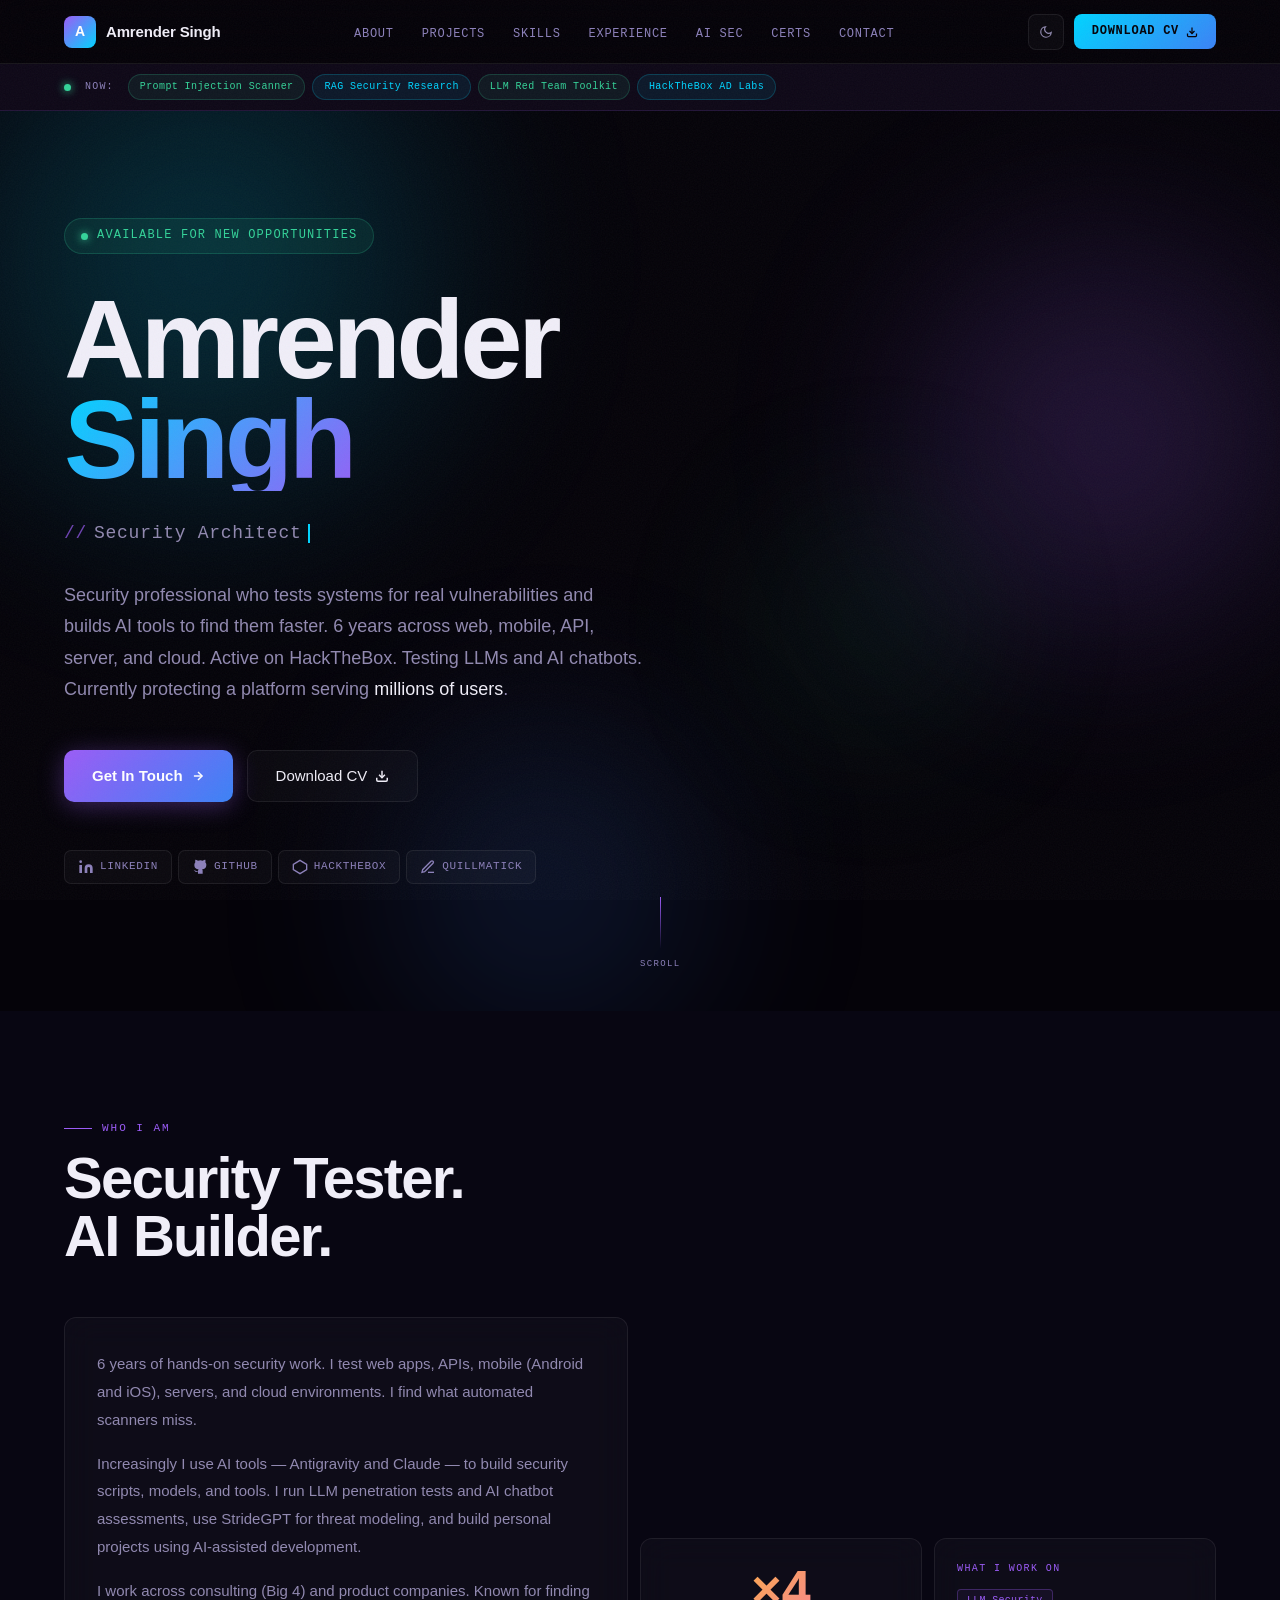
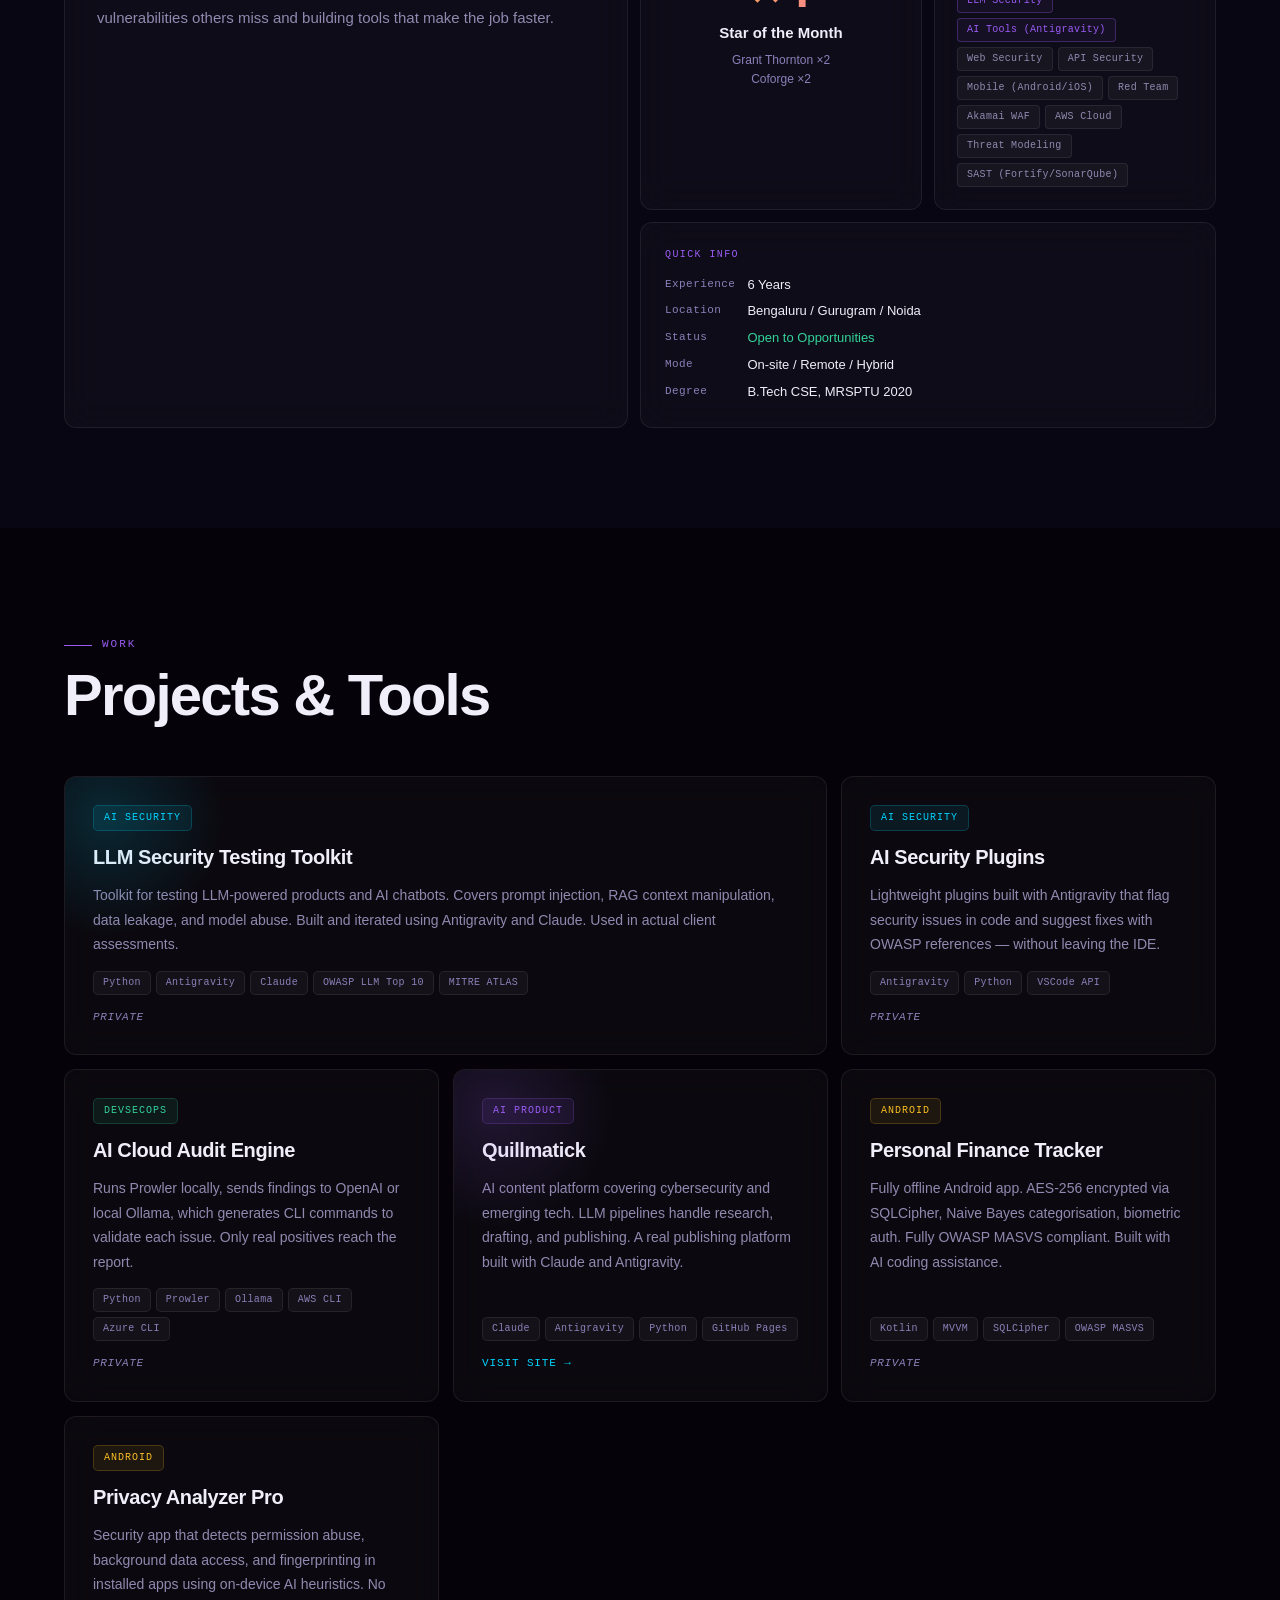
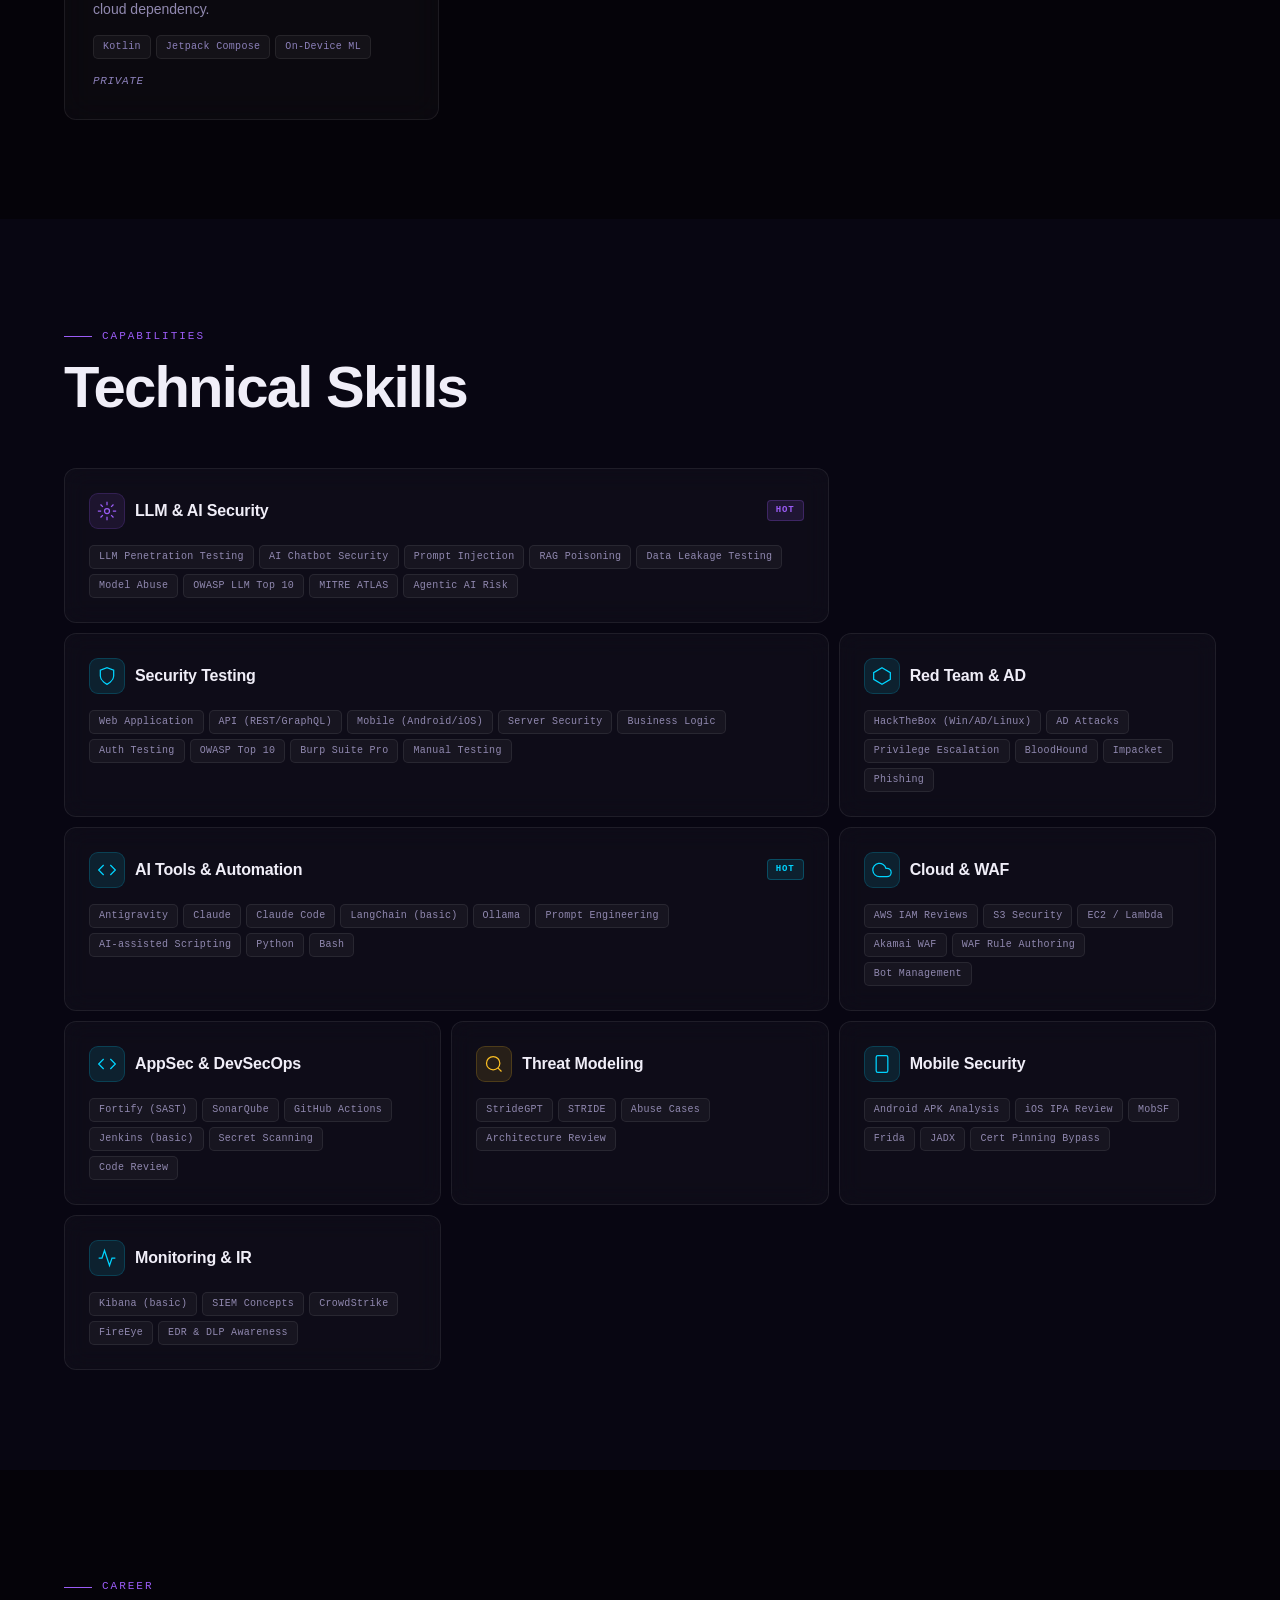
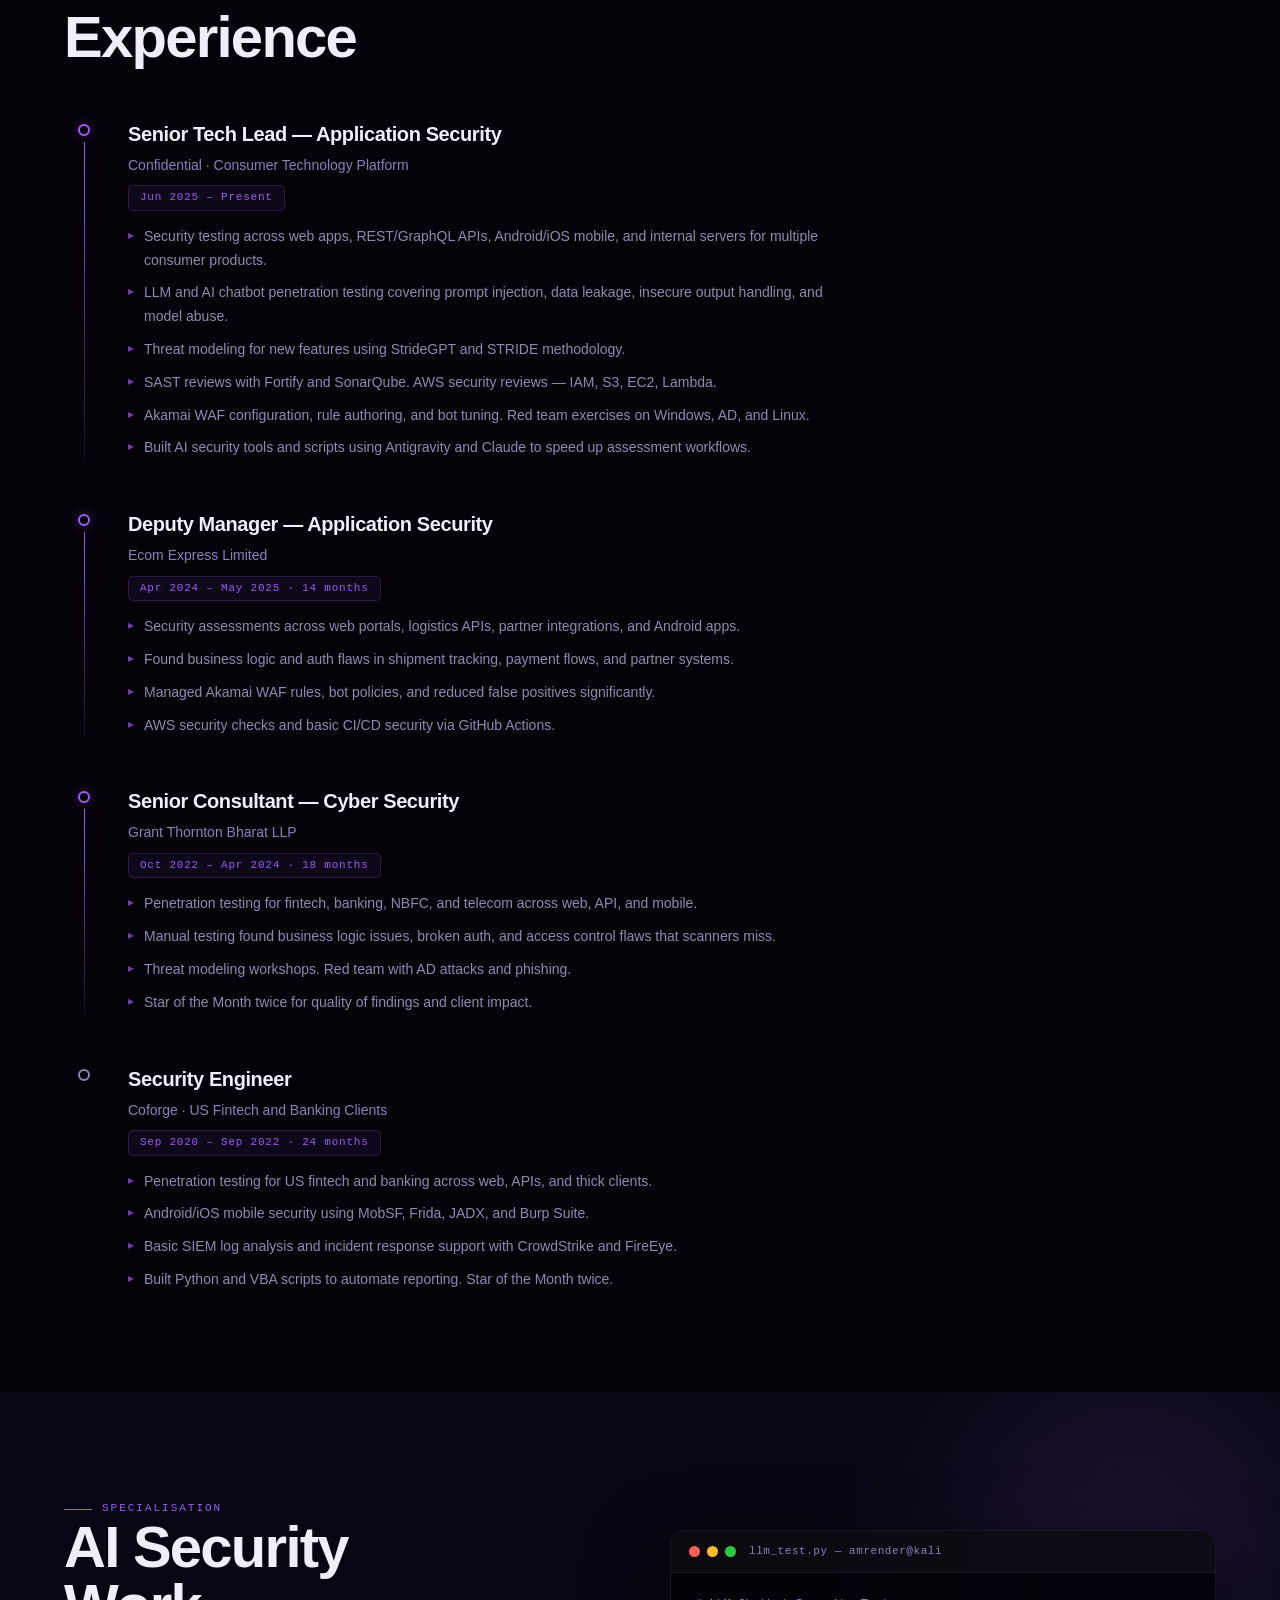
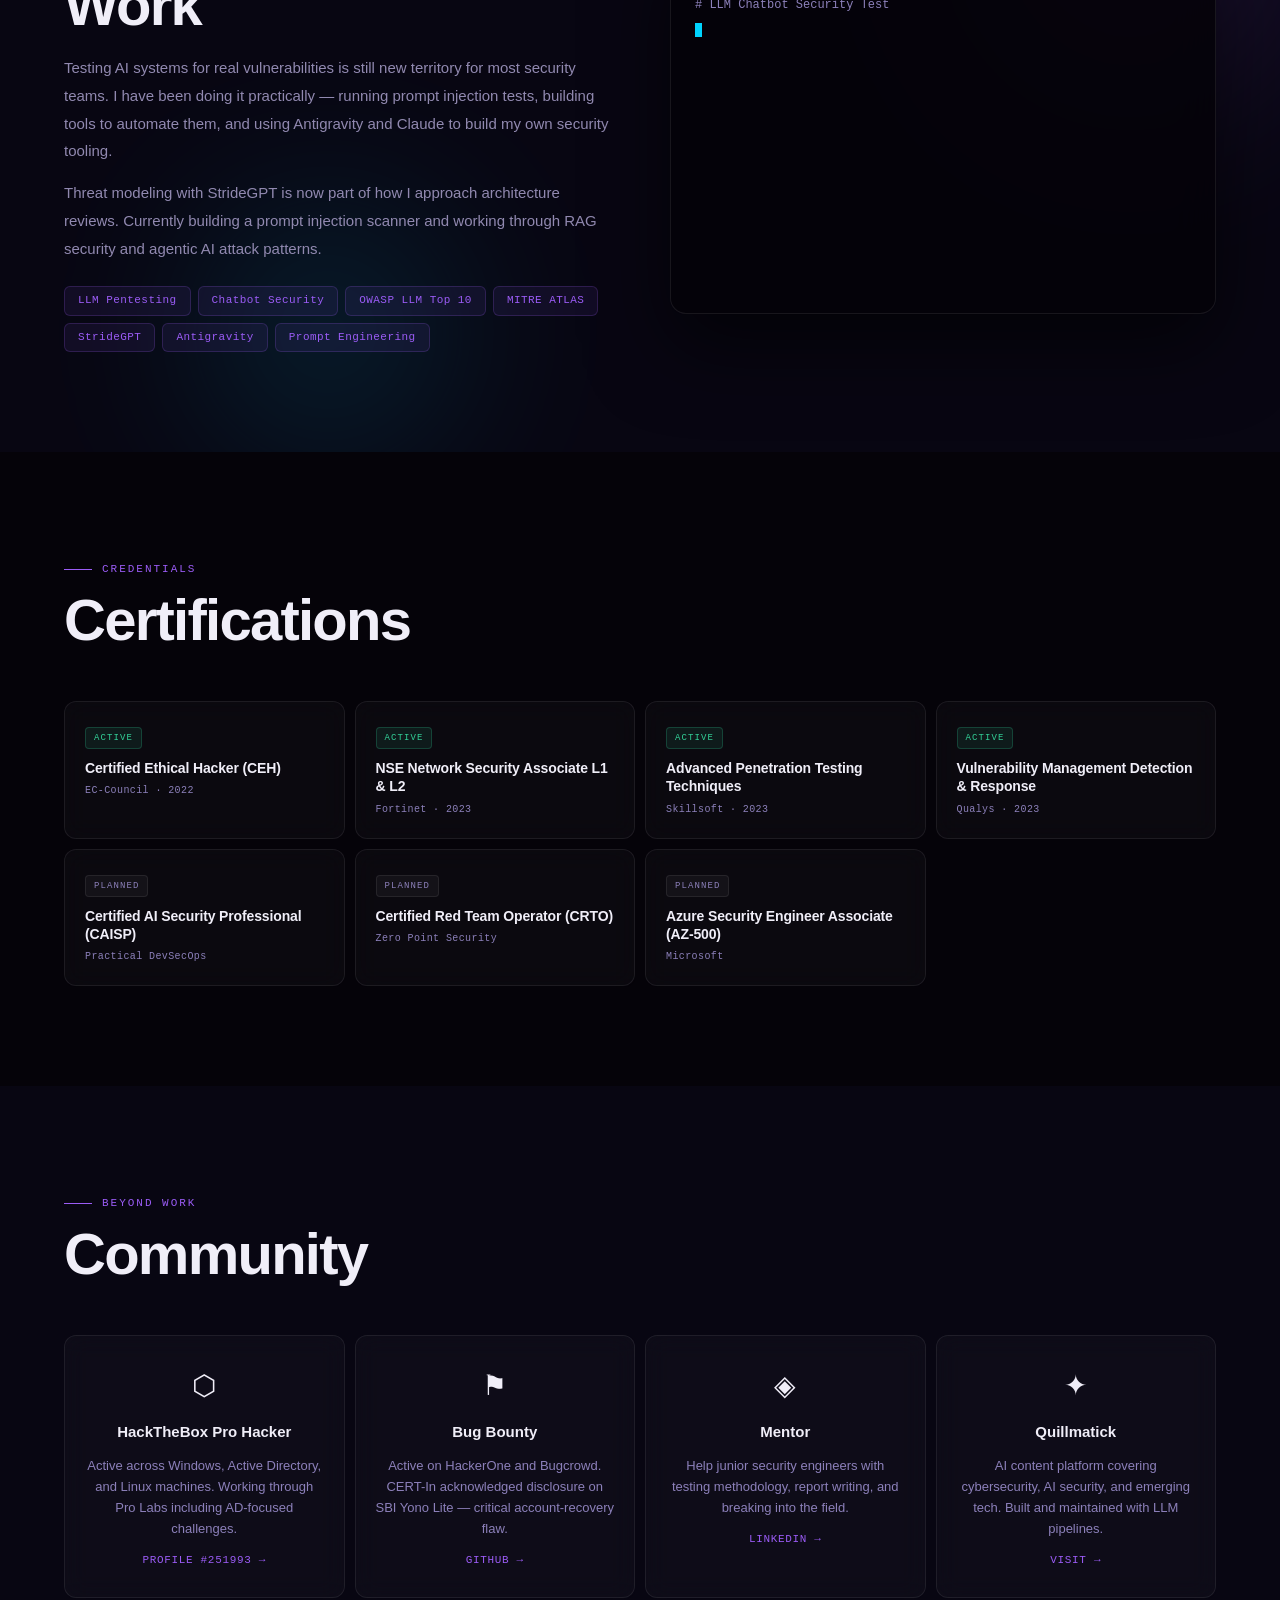
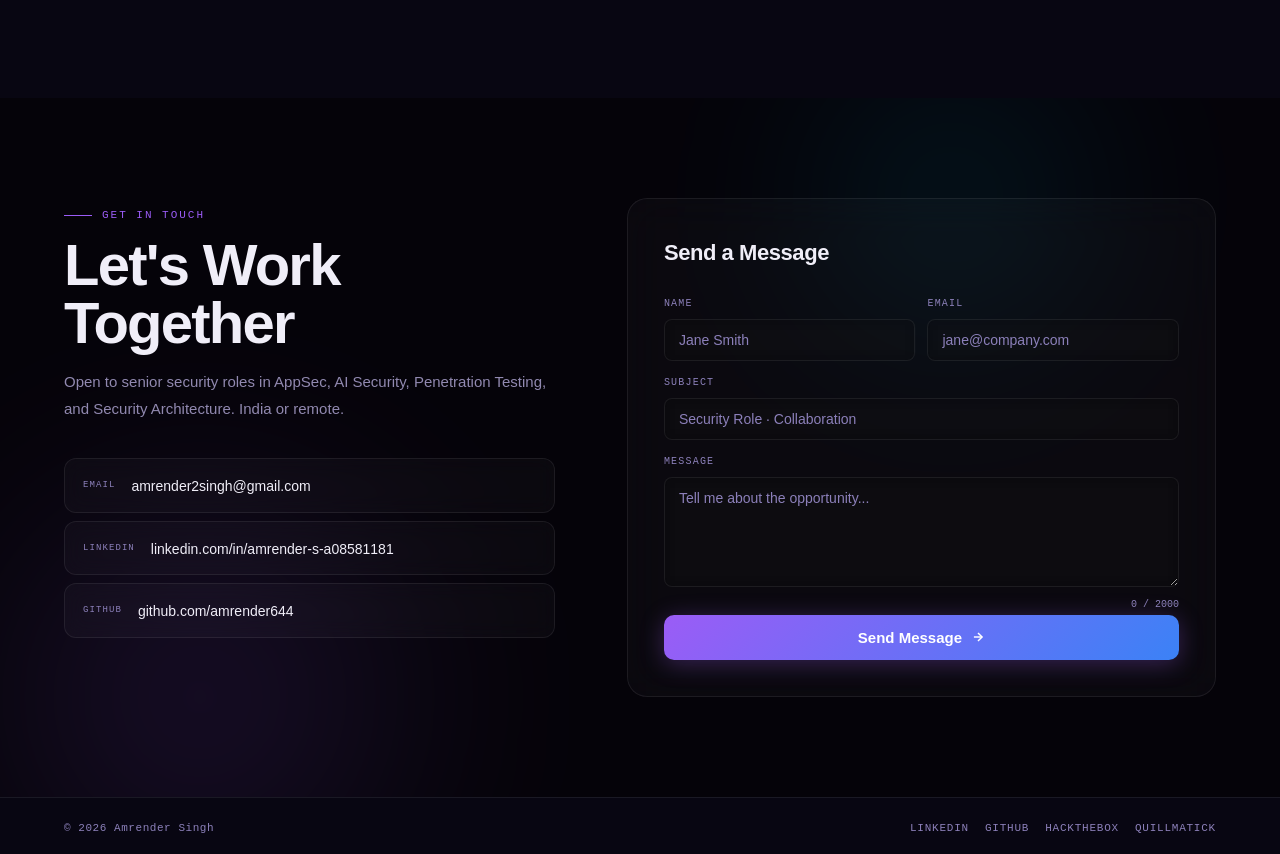
<file: index.html>
<!DOCTYPE html>
<html lang="en" data-theme="dark">

<head>
  <meta charset="UTF-8">
  <meta name="viewport" content="width=device-width, initial-scale=1.0">
  <title>Amrender Singh — Security Architect & AI Security Engineer</title>
  <meta name="description"
    content="Amrender Singh — Security Architect, AI Security Engineer, and Penetration Tester. 6 years across web, mobile, API, cloud. HackTheBox Pro Hacker. AI tools builder. Open to senior security roles.">
  <meta name="keywords"
    content="Security Architect India, AI Security Engineer, Penetration Tester India, LLM Security, AppSec, Red Team, Akamai WAF, AWS Security, Amrender Singh, Antigravity Security Tools">
  <meta name="author" content="Amrender Singh">
  <meta name="robots" content="index, follow">
  <link rel="canonical" href="https://amrender644.github.io/">
  <meta http-equiv="Content-Security-Policy"
    content="default-src 'self'; script-src 'self' https://js.hcaptcha.com https://*.hcaptcha.com; style-src 'self' 'unsafe-inline' https://*.hcaptcha.com; font-src 'self'; img-src 'self' data: https://*.hcaptcha.com; connect-src 'self' https://formspree.io https://*.hcaptcha.com; frame-src 'self' https://*.hcaptcha.com; base-uri 'self'; form-action 'self' https://formspree.io; upgrade-insecure-requests;">
  <meta http-equiv="X-Content-Type-Options" content="nosniff">
  <meta http-equiv="Referrer-Policy" content="strict-origin-when-cross-origin">
  <meta http-equiv="Permissions-Policy" content="camera=(), microphone=(), geolocation=(), payment=(), usb=()">
  <meta property="og:type" content="website">
  <meta property="og:url" content="https://amrender644.github.io/">
  <meta property="og:title" content="Amrender Singh — Security Architect & AI Security Engineer">
  <meta property="og:description"
    content="6 years in security testing, AI/LLM security, and red team. HackTheBox Pro Hacker. Open to senior roles.">
  <meta property="og:image" content="https://amrender644.github.io/img/og-cover.jpg">
  <meta property="og:site_name" content="Amrender Singh">
  <meta name="twitter:card" content="summary_large_image">
  <meta name="twitter:site" content="@AmrenderKumarS2">
  <meta name="twitter:title" content="Amrender Singh — Security Architect & AI Security Engineer">
  <meta name="twitter:description"
    content="6 years in security testing, AI/LLM security, and red team ops. Open to opportunities.">
  <meta name="twitter:image" content="https://amrender644.github.io/img/og-cover.jpg">
  <script
    type="application/ld+json">{"@context":"https://schema.org","@type":"Person","name":"Amrender Singh","url":"https://amrender644.github.io/","sameAs":["https://www.linkedin.com/in/amrender-s-a08581181/","https://github.com/amrender644","https://twitter.com/AmrenderKumarS2","https://app.hackthebox.com/public/users/251993"],"jobTitle":"Security Architect & AI Security Engineer","knowsAbout":["Penetration Testing","AI Security","LLM Security","Red Team","Application Security","Cloud Security"],"address":{"@type":"PostalAddress","addressLocality":"Bengaluru","addressCountry":"IN"},"email":"amrender2singh@gmail.com"}</script>
  <link rel="stylesheet" href="assets/style.css">
</head>

<body>

  <div id="cursor-dot" aria-hidden="true"></div>
  <div id="cursor-ring" aria-hidden="true"></div>
  <div class="noise" aria-hidden="true"></div>

  <!-- NAV -->
  <nav id="navbar" role="navigation" aria-label="Main navigation">
    <a href="#hero" class="nav-logo" aria-label="Home">
      <span class="logo-mark">A</span>
      <span class="logo-text">Amrender Singh</span>
    </a>
    <ul class="nav-links" role="list">
      <li><a href="#about">About</a></li>
      <li><a href="#projects">Projects</a></li>
      <li><a href="#skills">Skills</a></li>
      <li><a href="#experience">Experience</a></li>
      <li><a href="#ai-security">AI Sec</a></li>
      <li><a href="#certifications">Certs</a></li>
      <li><a href="#contact">Contact</a></li>
    </ul>
    <div class="nav-actions">
      <button class="mobile-nav-toggle" id="mobileNavToggle" aria-label="Toggle navigation menu" aria-expanded="false"
        aria-controls="navbar">
        <span class="hamburger-bar"></span>
        <span class="hamburger-bar"></span>
        <span class="hamburger-bar"></span>
      </button>
      <button class="theme-toggle" id="themeBtn" aria-label="Toggle theme">
        <span class="t-icon t-dark" aria-hidden="true">
          <svg width="14" height="14" viewBox="0 0 24 24" fill="none" stroke="currentColor" stroke-width="2">
            <path d="M21 12.79A9 9 0 1 1 11.21 3 7 7 0 0 0 21 12.79z" />
          </svg>
        </span>
        <span class="t-icon t-light" aria-hidden="true">
          <svg width="14" height="14" viewBox="0 0 24 24" fill="none" stroke="currentColor" stroke-width="2">
            <circle cx="12" cy="12" r="5" />
            <line x1="12" y1="1" x2="12" y2="3" />
            <line x1="12" y1="21" x2="12" y2="23" />
            <line x1="4.22" y1="4.22" x2="5.64" y2="5.64" />
            <line x1="18.36" y1="18.36" x2="19.78" y2="19.78" />
            <line x1="1" y1="12" x2="3" y2="12" />
            <line x1="21" y1="12" x2="23" y2="12" />
            <line x1="4.22" y1="19.78" x2="5.64" y2="18.36" />
            <line x1="18.36" y1="5.64" x2="19.78" y2="4.22" />
          </svg>
        </span>
      </button>
      <a href="https://drive.google.com/drive/folders/1TFaeNko74r7Mf8aIcR0dj8AoHeld23QF" target="_blank"
        rel="noopener noreferrer" class="nav-cv btn-magnetic">
        <span>Download CV</span>
        <svg width="12" height="12" viewBox="0 0 24 24" fill="none" stroke="currentColor" stroke-width="2.5"
          aria-hidden="true">
          <path d="M21 15v4a2 2 0 0 1-2 2H5a2 2 0 0 1-2-2v-4" />
          <polyline points="7 10 12 15 17 10" />
          <line x1="12" y1="15" x2="12" y2="3" />
        </svg>
      </a>
    </div>
  </nav>

  <!-- WIP STRIP -->
  <div id="wip" role="complementary" aria-label="Currently working on">
    <div class="wip-inner">
      <span class="wip-dot" aria-hidden="true"></span>
      <span class="wip-now">Now:</span>
      <div class="wip-items">
        <span class="wip-tag build">Prompt Injection Scanner</span>
        <span class="wip-tag learn">RAG Security Research</span>
        <span class="wip-tag build">LLM Red Team Toolkit</span>
        <span class="wip-tag learn">HackTheBox AD Labs</span>
      </div>
    </div>
  </div>

  <!-- HERO -->
  <section id="hero" aria-label="Introduction">
    <div class="aurora-wrap" aria-hidden="true">
      <div class="blob b1"></div>
      <div class="blob b2"></div>
      <div class="blob b3"></div>
      <div class="blob b4"></div>
    </div>

    <div class="hero-inner">
      <div class="hero-eyebrow">
        <span class="hero-dot" aria-hidden="true"></span>
        Available for new opportunities
      </div>

      <h1 class="hero-name" id="hero-name">
        <span class="hn-first">Amrender</span>
        <span class="hn-last">Singh</span>
      </h1>

      <div class="hero-role" aria-live="polite">
        <span class="role-pre" aria-hidden="true">//</span>
        <span id="typed-role"></span><span class="typed-cursor" aria-hidden="true"></span>
      </div>

      <p class="hero-desc">
        Security professional who tests systems for real vulnerabilities and builds AI tools to find them faster.
        6 years across web, mobile, API, server, and cloud.
        Active on HackTheBox. Testing LLMs and AI chatbots.
        Currently protecting a platform serving <strong>millions of users</strong>.
      </p>

      <div class="hero-cta" role="group">
        <a href="mailto:amrender2singh@gmail.com" class="cta-primary btn-magnetic">
          Get In Touch
          <svg width="14" height="14" viewBox="0 0 24 24" fill="none" stroke="currentColor" stroke-width="2.5"
            aria-hidden="true">
            <line x1="5" y1="12" x2="19" y2="12" />
            <polyline points="12 5 19 12 12 19" />
          </svg>
        </a>
        <a href="https://drive.google.com/drive/folders/1TFaeNko74r7Mf8aIcR0dj8AoHeld23QF" target="_blank"
          rel="noopener noreferrer" class="cta-secondary btn-magnetic">
          Download CV
          <svg width="14" height="14" viewBox="0 0 24 24" fill="none" stroke="currentColor" stroke-width="2.5"
            aria-hidden="true">
            <path d="M21 15v4a2 2 0 0 1-2 2H5a2 2 0 0 1-2-2v-4" />
            <polyline points="7 10 12 15 17 10" />
            <line x1="12" y1="15" x2="12" y2="3" />
          </svg>
        </a>
      </div>

      <div class="hero-links" role="list" aria-label="Social links">
        <a href="https://www.linkedin.com/in/amrender-s-a08581181/" target="_blank" rel="noopener noreferrer"
          role="listitem" aria-label="LinkedIn">
          <svg width="16" height="16" viewBox="0 0 24 24" fill="currentColor" aria-hidden="true">
            <path d="M16 8a6 6 0 0 1 6 6v7h-4v-7a2 2 0 0 0-2-2 2 2 0 0 0-2 2v7h-4v-7a6 6 0 0 1 6-6z" />
            <rect x="2" y="9" width="4" height="12" />
            <circle cx="4" cy="4" r="2" />
          </svg>
          <span>LinkedIn</span>
        </a>
        <a href="https://github.com/amrender644" target="_blank" rel="noopener noreferrer" role="listitem"
          aria-label="GitHub">
          <svg width="16" height="16" viewBox="0 0 24 24" fill="currentColor" aria-hidden="true">
            <path
              d="M9 19c-5 1.5-5-2.5-7-3m14 6v-3.87a3.37 3.37 0 0 0-.94-2.61c3.14-.35 6.44-1.54 6.44-7A5.44 5.44 0 0 0 20 4.77 5.07 5.07 0 0 0 19.91 1S18.73.65 16 2.48a13.38 13.38 0 0 0-7 0C6.27.65 5.09 1 5.09 1A5.07 5.07 0 0 0 5 4.77a5.44 5.44 0 0 0-1.5 3.78c0 5.42 3.3 6.61 6.44 7A3.37 3.37 0 0 0 9 18.13V22" />
          </svg>
          <span>GitHub</span>
        </a>
        <a href="https://app.hackthebox.com/public/users/251993" target="_blank" rel="noopener noreferrer"
          role="listitem" aria-label="HackTheBox">
          <svg width="16" height="16" viewBox="0 0 24 24" fill="none" stroke="currentColor" stroke-width="2"
            aria-hidden="true">
            <polygon points="12 2 22 8 22 16 12 22 2 16 2 8" />
          </svg>
          <span>HackTheBox</span>
        </a>
        <a href="https://quillmatick.github.io/" target="_blank" rel="noopener noreferrer" role="listitem"
          aria-label="Quillmatick">
          <svg width="16" height="16" viewBox="0 0 24 24" fill="none" stroke="currentColor" stroke-width="2"
            aria-hidden="true">
            <path d="M12 20h9" />
            <path d="M16.5 3.5a2.121 2.121 0 0 1 3 3L7 19l-4 1 1-4L16.5 3.5z" />
          </svg>
          <span>Quillmatick</span>
        </a>
      </div>
    </div>

    <div class="hero-scroll" aria-hidden="true">
      <span class="scroll-line"></span>
      <span class="scroll-label">scroll</span>
    </div>
  </section>

  <!-- ABOUT — BENTO GRID -->
  <section id="about" aria-labelledby="h-about">
    <div class="sec-label-row">
      <span class="sec-label">Who I Am</span>
    </div>
    <h2 class="sec-title" id="h-about">Security Tester.<br>AI Builder.</h2>

    <div class="about-bento">

      <div class="bento-card ab-story reveal">
        <p class="ab-lead">6 years of hands-on security work. I test web apps, APIs, mobile (Android and iOS), servers,
          and cloud environments. I find what automated scanners miss.</p>
        <p>Increasingly I use AI tools — Antigravity and Claude — to build security scripts, models, and tools. I run
          LLM penetration tests and AI chatbot assessments, use StrideGPT for threat modeling, and build personal
          projects using AI-assisted development.</p>
        <p>I work across consulting (Big 4) and product companies. Known for finding vulnerabilities others miss and
          building tools that make the job faster.</p>
      </div>

      <div class="bento-card ab-htb reveal">
        <div class="ab-icon" aria-hidden="true">
          <svg width="28" height="28" viewBox="0 0 24 24" fill="none" stroke="currentColor" stroke-width="1.5">
            <polygon points="12 2 22 8 22 16 12 22 2 16 2 8" />
          </svg>
        </div>
        <div class="ab-htb-label">HackTheBox</div>
        <div class="ab-htb-rank">Pro Hacker</div>
        <div class="ab-htb-detail">Windows · AD · Linux<br>Profile #251993</div>
      </div>

      <div class="bento-card ab-cert reveal">
        <div class="ab-icon ab-icon-amber" aria-hidden="true">
          <svg width="28" height="28" viewBox="0 0 24 24" fill="none" stroke="currentColor" stroke-width="1.5">
            <path d="M12 22s8-4 8-10V5l-8-3-8 3v7c0 6 8 10 8 10z" />
          </svg>
        </div>
        <div class="ab-htb-label">CERT-In Acknowledged</div>
        <div class="ab-htb-rank">Bug Bounty</div>
        <div class="ab-htb-detail">SBI Yono Lite<br>CERTIn-54974225</div>
      </div>

      <div class="bento-card ab-star reveal">
        <div class="ab-star-num">×4</div>
        <div class="ab-star-label">Star of the Month</div>
        <div class="ab-htb-detail">Grant Thornton ×2<br>Coforge ×2</div>
      </div>

      <div class="bento-card ab-focus reveal">
        <div class="panel-ttl">What I Work On</div>
        <div class="focus-tags">
          <span class="ftag hot">LLM Security</span>
          <span class="ftag hot">AI Tools (Antigravity)</span>
          <span class="ftag">Web Security</span>
          <span class="ftag">API Security</span>
          <span class="ftag">Mobile (Android/iOS)</span>
          <span class="ftag">Red Team</span>
          <span class="ftag">Akamai WAF</span>
          <span class="ftag">AWS Cloud</span>
          <span class="ftag">Threat Modeling</span>
          <span class="ftag">SAST (Fortify/SonarQube)</span>
        </div>
      </div>

      <div class="bento-card ab-info reveal">
        <div class="panel-ttl">Quick Info</div>
        <dl class="ab-dl">
          <dt>Experience</dt>
          <dd>6 Years</dd>
          <dt>Location</dt>
          <dd>Bengaluru / Gurugram / Noida</dd>
          <dt>Status</dt>
          <dd class="avail">Open to Opportunities</dd>
          <dt>Mode</dt>
          <dd>On-site / Remote / Hybrid</dd>
          <dt>Degree</dt>
          <dd>B.Tech CSE, MRSPTU 2020</dd>
        </dl>
      </div>

    </div>
  </section>

  <!-- PROJECTS -->
  <section id="projects" aria-labelledby="h-projects">
    <div class="sec-label-row">
      <span class="sec-label">Work</span>
    </div>
    <h2 class="sec-title" id="h-projects">Projects & Tools</h2>

    <div class="proj-bento">

      <article class="proj-card proj-featured reveal" data-type="ai">
        <div class="proj-glow" aria-hidden="true"></div>
        <div class="proj-type-badge">AI Security</div>
        <h3 class="proj-title">LLM Security Testing Toolkit</h3>
        <p class="proj-desc">Toolkit for testing LLM-powered products and AI chatbots. Covers prompt injection, RAG
          context manipulation, data leakage, and model abuse. Built and iterated using Antigravity and Claude. Used in
          actual client assessments.</p>
        <div class="proj-stack"><span>Python</span><span>Antigravity</span><span>Claude</span><span>OWASP LLM Top
            10</span><span>MITRE ATLAS</span></div>
        <span class="proj-link proj-link-dim">Private</span>
      </article>

      <article class="proj-card reveal" data-type="ai">
        <div class="proj-type-badge">AI Security</div>
        <h3 class="proj-title">AI Security Plugins</h3>
        <p class="proj-desc">Lightweight plugins built with Antigravity that flag security issues in code and suggest
          fixes with OWASP references — without leaving the IDE.</p>
        <div class="proj-stack"><span>Antigravity</span><span>Python</span><span>VSCode API</span></div>
        <span class="proj-link proj-link-dim">Private</span>
      </article>

      <article class="proj-card reveal" data-type="devops">
        <div class="proj-type-badge">DevSecOps</div>
        <h3 class="proj-title">AI Cloud Audit Engine</h3>
        <p class="proj-desc">Runs Prowler locally, sends findings to OpenAI or local Ollama, which generates CLI
          commands to validate each issue. Only real positives reach the report.</p>
        <div class="proj-stack"><span>Python</span><span>Prowler</span><span>Ollama</span><span>AWS
            CLI</span><span>Azure CLI</span></div>
        <span class="proj-link proj-link-dim">Private</span>
      </article>

      <article class="proj-card proj-quill reveal" data-type="product">
        <div class="proj-glow proj-glow-purple" aria-hidden="true"></div>
        <div class="proj-type-badge">AI Product</div>
        <h3 class="proj-title">Quillmatick</h3>
        <p class="proj-desc">AI content platform covering cybersecurity and emerging tech. LLM pipelines handle
          research, drafting, and publishing. A real publishing platform built with Claude and Antigravity.</p>
        <div class="proj-stack"><span>Claude</span><span>Antigravity</span><span>Python</span><span>GitHub Pages</span>
        </div>
        <a href="https://quillmatick.github.io/" target="_blank" rel="noopener noreferrer" class="proj-link">Visit Site
          →</a>
      </article>

      <article class="proj-card reveal" data-type="android">
        <div class="proj-type-badge">Android</div>
        <h3 class="proj-title">Personal Finance Tracker</h3>
        <p class="proj-desc">Fully offline Android app. AES-256 encrypted via SQLCipher, Naive Bayes categorisation,
          biometric auth. Fully OWASP MASVS compliant. Built with AI coding assistance.</p>
        <div class="proj-stack"><span>Kotlin</span><span>MVVM</span><span>SQLCipher</span><span>OWASP MASVS</span></div>
        <span class="proj-link proj-link-dim">Private</span>
      </article>

      <article class="proj-card reveal" data-type="android">
        <div class="proj-type-badge">Android</div>
        <h3 class="proj-title">Privacy Analyzer Pro</h3>
        <p class="proj-desc">Security app that detects permission abuse, background data access, and fingerprinting in
          installed apps using on-device AI heuristics. No cloud dependency.</p>
        <div class="proj-stack"><span>Kotlin</span><span>Jetpack Compose</span><span>On-Device ML</span></div>
        <span class="proj-link proj-link-dim">Private</span>
      </article>

    </div>
  </section>

  <!-- SKILLS — BENTO -->
  <section id="skills" aria-labelledby="h-skills">
    <div class="sec-label-row">
      <span class="sec-label">Capabilities</span>
    </div>
    <h2 class="sec-title" id="h-skills">Technical Skills</h2>

    <div class="skills-bento">

      <div class="sk-card sk-featured reveal" data-cat="llm">
        <div class="sk-header">
          <span class="sk-icon sk-icon-purple" aria-hidden="true">
            <svg width="20" height="20" viewBox="0 0 24 24" fill="none" stroke="currentColor" stroke-width="1.5">
              <circle cx="12" cy="12" r="3" />
              <path
                d="M12 1v4M12 19v4M4.22 4.22l2.83 2.83M16.95 16.95l2.83 2.83M1 12h4M19 12h4M4.22 19.78l2.83-2.83M16.95 7.05l2.83-2.83" />
            </svg>
          </span>
          <h3 class="sk-title">LLM & AI Security</h3>
          <span class="sk-hot">HOT</span>
        </div>
        <div class="sk-tags">
          <span>LLM Penetration Testing</span><span>AI Chatbot Security</span><span>Prompt Injection</span>
          <span>RAG Poisoning</span><span>Data Leakage Testing</span><span>Model Abuse</span>
          <span>OWASP LLM Top 10</span><span>MITRE ATLAS</span><span>Agentic AI Risk</span>
        </div>
      </div>

      <div class="sk-card sk-wide reveal" data-cat="offensive">
        <div class="sk-header">
          <span class="sk-icon" aria-hidden="true">
            <svg width="20" height="20" viewBox="0 0 24 24" fill="none" stroke="currentColor" stroke-width="1.5">
              <path d="M12 22s8-4 8-10V5l-8-3-8 3v7c0 6 8 10 8 10z" />
            </svg>
          </span>
          <h3 class="sk-title">Security Testing</h3>
        </div>
        <div class="sk-tags">
          <span>Web Application</span><span>API (REST/GraphQL)</span><span>Mobile (Android/iOS)</span>
          <span>Server Security</span><span>Business Logic</span><span>Auth Testing</span><span>OWASP Top 10</span>
          <span>Burp Suite Pro</span><span>Manual Testing</span>
        </div>
      </div>

      <div class="sk-card reveal" data-cat="redteam">
        <div class="sk-header">
          <span class="sk-icon" aria-hidden="true">
            <svg width="20" height="20" viewBox="0 0 24 24" fill="none" stroke="currentColor" stroke-width="1.5">
              <polygon points="12 2 22 8 22 16 12 22 2 16 2 8" />
            </svg>
          </span>
          <h3 class="sk-title">Red Team & AD</h3>
        </div>
        <div class="sk-tags">
          <span>HackTheBox (Win/AD/Linux)</span><span>AD Attacks</span>
          <span>Privilege Escalation</span><span>BloodHound</span><span>Impacket</span><span>Phishing</span>
        </div>
      </div>

      <div class="sk-card sk-featured-2 reveal" data-cat="ai-tools">
        <div class="sk-header">
          <span class="sk-icon sk-icon-cyan" aria-hidden="true">
            <svg width="20" height="20" viewBox="0 0 24 24" fill="none" stroke="currentColor" stroke-width="1.5">
              <polyline points="16 18 22 12 16 6" />
              <polyline points="8 6 2 12 8 18" />
            </svg>
          </span>
          <h3 class="sk-title">AI Tools & Automation</h3>
          <span class="sk-hot sk-hot-cyan">HOT</span>
        </div>
        <div class="sk-tags">
          <span>Antigravity</span><span>Claude</span><span>Claude Code</span>
          <span>LangChain (basic)</span><span>Ollama</span><span>Prompt Engineering</span>
          <span>AI-assisted Scripting</span><span>Python</span><span>Bash</span>
        </div>
      </div>

      <div class="sk-card reveal" data-cat="cloud">
        <div class="sk-header">
          <span class="sk-icon" aria-hidden="true">
            <svg width="20" height="20" viewBox="0 0 24 24" fill="none" stroke="currentColor" stroke-width="1.5">
              <path d="M18 10h-1.26A8 8 0 1 0 9 20h9a5 5 0 0 0 0-10z" />
            </svg>
          </span>
          <h3 class="sk-title">Cloud & WAF</h3>
        </div>
        <div class="sk-tags">
          <span>AWS IAM Reviews</span><span>S3 Security</span><span>EC2 / Lambda</span>
          <span>Akamai WAF</span><span>WAF Rule Authoring</span><span>Bot Management</span>
        </div>
      </div>

      <div class="sk-card reveal" data-cat="appsec">
        <div class="sk-header">
          <span class="sk-icon" aria-hidden="true">
            <svg width="20" height="20" viewBox="0 0 24 24" fill="none" stroke="currentColor" stroke-width="1.5">
              <polyline points="16 18 22 12 16 6" />
              <polyline points="8 6 2 12 8 18" />
            </svg>
          </span>
          <h3 class="sk-title">AppSec & DevSecOps</h3>
        </div>
        <div class="sk-tags">
          <span>Fortify (SAST)</span><span>SonarQube</span><span>GitHub Actions</span>
          <span>Jenkins (basic)</span><span>Secret Scanning</span><span>Code Review</span>
        </div>
      </div>

      <div class="sk-card reveal" data-cat="threat">
        <div class="sk-header">
          <span class="sk-icon sk-icon-amber" aria-hidden="true">
            <svg width="20" height="20" viewBox="0 0 24 24" fill="none" stroke="currentColor" stroke-width="1.5">
              <circle cx="11" cy="11" r="8" />
              <line x1="21" y1="21" x2="16.65" y2="16.65" />
            </svg>
          </span>
          <h3 class="sk-title">Threat Modeling</h3>
        </div>
        <div class="sk-tags">
          <span>StrideGPT</span><span>STRIDE</span><span>Abuse Cases</span><span>Architecture Review</span>
        </div>
      </div>

      <div class="sk-card reveal" data-cat="mobile">
        <div class="sk-header">
          <span class="sk-icon" aria-hidden="true">
            <svg width="20" height="20" viewBox="0 0 24 24" fill="none" stroke="currentColor" stroke-width="1.5">
              <rect x="5" y="2" width="14" height="20" rx="2" ry="2" />
              <line x1="12" y1="18" x2="12.01" y2="18" />
            </svg>
          </span>
          <h3 class="sk-title">Mobile Security</h3>
        </div>
        <div class="sk-tags">
          <span>Android APK Analysis</span><span>iOS IPA Review</span>
          <span>MobSF</span><span>Frida</span><span>JADX</span><span>Cert Pinning Bypass</span>
        </div>
      </div>

      <div class="sk-card reveal" data-cat="soc">
        <div class="sk-header">
          <span class="sk-icon" aria-hidden="true">
            <svg width="20" height="20" viewBox="0 0 24 24" fill="none" stroke="currentColor" stroke-width="1.5">
              <polyline points="22 12 18 12 15 21 9 3 6 12 2 12" />
            </svg>
          </span>
          <h3 class="sk-title">Monitoring & IR</h3>
        </div>
        <div class="sk-tags">
          <span>Kibana (basic)</span><span>SIEM Concepts</span>
          <span>CrowdStrike</span><span>FireEye</span><span>EDR & DLP Awareness</span>
        </div>
      </div>

    </div>
  </section>

  <!-- EXPERIENCE -->
  <section id="experience" aria-labelledby="h-exp">
    <div class="sec-label-row"><span class="sec-label">Career</span></div>
    <h2 class="sec-title" id="h-exp">Experience</h2>
    <div class="timeline">

      <article class="tl-item reveal">
        <div class="tl-left" aria-hidden="true">
          <div class="tl-node"></div>
          <div class="tl-track"></div>
        </div>
        <div class="tl-right">
          <div class="tl-meta">
            <h3 class="tl-role">Senior Tech Lead — Application Security</h3>
            <div class="tl-org">Confidential · Consumer Technology Platform</div>
            <time class="tl-when">Jun 2025 – Present</time>
          </div>
          <ul class="tl-points">
            <li>Security testing across web apps, REST/GraphQL APIs, Android/iOS mobile, and internal servers for
              multiple consumer products.</li>
            <li>LLM and AI chatbot penetration testing covering prompt injection, data leakage, insecure output
              handling, and model abuse.</li>
            <li>Threat modeling for new features using StrideGPT and STRIDE methodology.</li>
            <li>SAST reviews with Fortify and SonarQube. AWS security reviews — IAM, S3, EC2, Lambda.</li>
            <li>Akamai WAF configuration, rule authoring, and bot tuning. Red team exercises on Windows, AD, and Linux.
            </li>
            <li>Built AI security tools and scripts using Antigravity and Claude to speed up assessment workflows.</li>
          </ul>
        </div>
      </article>

      <article class="tl-item reveal">
        <div class="tl-left" aria-hidden="true">
          <div class="tl-node"></div>
          <div class="tl-track"></div>
        </div>
        <div class="tl-right">
          <div class="tl-meta">
            <h3 class="tl-role">Deputy Manager — Application Security</h3>
            <div class="tl-org">Ecom Express Limited</div>
            <time class="tl-when">Apr 2024 – May 2025 · 14 months</time>
          </div>
          <ul class="tl-points">
            <li>Security assessments across web portals, logistics APIs, partner integrations, and Android apps.</li>
            <li>Found business logic and auth flaws in shipment tracking, payment flows, and partner systems.</li>
            <li>Managed Akamai WAF rules, bot policies, and reduced false positives significantly.</li>
            <li>AWS security checks and basic CI/CD security via GitHub Actions.</li>
          </ul>
        </div>
      </article>

      <article class="tl-item reveal">
        <div class="tl-left" aria-hidden="true">
          <div class="tl-node"></div>
          <div class="tl-track"></div>
        </div>
        <div class="tl-right">
          <div class="tl-meta">
            <h3 class="tl-role">Senior Consultant — Cyber Security</h3>
            <div class="tl-org">Grant Thornton Bharat LLP</div>
            <time class="tl-when">Oct 2022 – Apr 2024 · 18 months</time>
          </div>
          <ul class="tl-points">
            <li>Penetration testing for fintech, banking, NBFC, and telecom across web, API, and mobile.</li>
            <li>Manual testing found business logic issues, broken auth, and access control flaws that scanners miss.
            </li>
            <li>Threat modeling workshops. Red team with AD attacks and phishing.</li>
            <li>Star of the Month twice for quality of findings and client impact.</li>
          </ul>
        </div>
      </article>

      <article class="tl-item reveal">
        <div class="tl-left" aria-hidden="true">
          <div class="tl-node tl-node-last"></div>
        </div>
        <div class="tl-right">
          <div class="tl-meta">
            <h3 class="tl-role">Security Engineer</h3>
            <div class="tl-org">Coforge · US Fintech and Banking Clients</div>
            <time class="tl-when">Sep 2020 – Sep 2022 · 24 months</time>
          </div>
          <ul class="tl-points">
            <li>Penetration testing for US fintech and banking across web, APIs, and thick clients.</li>
            <li>Android/iOS mobile security using MobSF, Frida, JADX, and Burp Suite.</li>
            <li>Basic SIEM log analysis and incident response support with CrowdStrike and FireEye.</li>
            <li>Built Python and VBA scripts to automate reporting. Star of the Month twice.</li>
          </ul>
        </div>
      </article>

    </div>
  </section>

  <!-- AI SECURITY -->
  <section id="ai-security" aria-labelledby="h-ai">
    <div class="ai-wrap">
      <div class="ai-aurora" aria-hidden="true">
        <div class="ai-blob ab1"></div>
        <div class="ai-blob ab2"></div>
      </div>
      <div class="ai-content">
        <div class="ai-left">
          <div class="sec-label">Specialisation</div>
          <h2 class="sec-title" id="h-ai">AI Security<br>Work</h2>
          <p>Testing AI systems for real vulnerabilities is still new territory for most security teams. I have been
            doing it practically — running prompt injection tests, building tools to automate them, and using
            Antigravity and Claude to build my own security tooling.</p>
          <p>Threat modeling with StrideGPT is now part of how I approach architecture reviews. Currently building a
            prompt injection scanner and working through RAG security and agentic AI attack patterns.</p>
          <div class="ai-chips">
            <span class="ai-chip">LLM Pentesting</span>
            <span class="ai-chip">Chatbot Security</span>
            <span class="ai-chip">OWASP LLM Top 10</span>
            <span class="ai-chip">MITRE ATLAS</span>
            <span class="ai-chip">StrideGPT</span>
            <span class="ai-chip">Antigravity</span>
            <span class="ai-chip">Prompt Engineering</span>
          </div>
        </div>
        <div class="ai-right">
          <div class="terminal" role="region" aria-label="LLM security testing demonstration">
            <div class="term-bar" aria-hidden="true">
              <span class="td red"></span><span class="td yellow"></span><span class="td green"></span>
              <span class="term-ttl">llm_test.py — amrender@kali</span>
            </div>
            <div class="term-body" id="term-out" aria-live="polite"></div>
          </div>
        </div>
      </div>
    </div>
  </section>

  <!-- CERTIFICATIONS -->
  <section id="certifications" aria-labelledby="h-certs">
    <div class="sec-label-row"><span class="sec-label">Credentials</span></div>
    <h2 class="sec-title" id="h-certs">Certifications</h2>
    <div class="certs-bento">
      <article class="cert-card reveal"><span class="cert-badge active">Active</span>
        <h3 class="cert-name">Certified Ethical Hacker (CEH)</h3>
        <div class="cert-meta">EC-Council · 2022</div>
      </article>
      <article class="cert-card reveal"><span class="cert-badge active">Active</span>
        <h3 class="cert-name">NSE Network Security Associate L1 & L2</h3>
        <div class="cert-meta">Fortinet · 2023</div>
      </article>
      <article class="cert-card reveal"><span class="cert-badge active">Active</span>
        <h3 class="cert-name">Advanced Penetration Testing Techniques</h3>
        <div class="cert-meta">Skillsoft · 2023</div>
      </article>
      <article class="cert-card reveal"><span class="cert-badge active">Active</span>
        <h3 class="cert-name">Vulnerability Management Detection & Response</h3>
        <div class="cert-meta">Qualys · 2023</div>
      </article>
      <article class="cert-card reveal"><span class="cert-badge planned">Planned</span>
        <h3 class="cert-name">Certified AI Security Professional (CAISP)</h3>
        <div class="cert-meta">Practical DevSecOps</div>
      </article>
      <article class="cert-card reveal"><span class="cert-badge planned">Planned</span>
        <h3 class="cert-name">Certified Red Team Operator (CRTO)</h3>
        <div class="cert-meta">Zero Point Security</div>
      </article>
      <article class="cert-card reveal"><span class="cert-badge planned">Planned</span>
        <h3 class="cert-name">Azure Security Engineer Associate (AZ-500)</h3>
        <div class="cert-meta">Microsoft</div>
      </article>
    </div>
  </section>

  <!-- COMMUNITY -->
  <section id="community" aria-labelledby="h-comm">
    <div class="sec-label-row"><span class="sec-label">Beyond Work</span></div>
    <h2 class="sec-title" id="h-comm">Community</h2>
    <div class="comm-grid">
      <article class="comm-card reveal">
        <div class="comm-num" aria-hidden="true">⬡</div>
        <h3 class="comm-title">HackTheBox Pro Hacker</h3>
        <p class="comm-desc">Active across Windows, Active Directory, and Linux machines. Working through Pro Labs
          including AD-focused challenges.</p>
        <a href="https://app.hackthebox.com/public/users/251993" target="_blank" rel="noopener noreferrer"
          class="comm-link">Profile #251993 →</a>
      </article>
      <article class="comm-card reveal">
        <div class="comm-num" aria-hidden="true">⚑</div>
        <h3 class="comm-title">Bug Bounty</h3>
        <p class="comm-desc">Active on HackerOne and Bugcrowd. CERT-In acknowledged disclosure on SBI Yono Lite —
          critical account-recovery flaw.</p>
        <a href="https://github.com/amrender644" target="_blank" rel="noopener noreferrer" class="comm-link">GitHub
          →</a>
      </article>
      <article class="comm-card reveal">
        <div class="comm-num" aria-hidden="true">◈</div>
        <h3 class="comm-title">Mentor</h3>
        <p class="comm-desc">Help junior security engineers with testing methodology, report writing, and breaking into
          the field.</p>
        <a href="https://www.linkedin.com/in/amrender-s-a08581181/" target="_blank" rel="noopener noreferrer"
          class="comm-link">LinkedIn →</a>
      </article>
      <article class="comm-card reveal">
        <div class="comm-num" aria-hidden="true">✦</div>
        <h3 class="comm-title">Quillmatick</h3>
        <p class="comm-desc">AI content platform covering cybersecurity, AI security, and emerging tech. Built and
          maintained with LLM pipelines.</p>
        <a href="https://quillmatick.github.io/" target="_blank" rel="noopener noreferrer" class="comm-link">Visit →</a>
      </article>
    </div>
  </section>

  <!-- CONTACT -->
  <section id="contact" aria-labelledby="h-contact">
    <div class="contact-aurora" aria-hidden="true">
      <div class="ca-blob ca1"></div>
      <div class="ca-blob ca2"></div>
    </div>
    <div class="contact-inner">
      <div class="contact-left">
        <div class="sec-label-row"><span class="sec-label">Get In Touch</span></div>
        <h2 class="sec-title" id="h-contact">Let's Work<br>Together</h2>
        <p class="contact-note">Open to senior security roles in AppSec, AI Security, Penetration Testing, and Security
          Architecture. India or remote.</p>
        <div class="contact-links">
          <a href="mailto:amrender2singh@gmail.com" class="clink"><span class="clink-label">Email</span><span
              class="clink-val">amrender2singh@gmail.com</span></a>
          <a href="https://www.linkedin.com/in/amrender-s-a08581181/" target="_blank" rel="noopener noreferrer"
            class="clink"><span class="clink-label">LinkedIn</span><span
              class="clink-val">linkedin.com/in/amrender-s-a08581181</span></a>
          <a href="https://github.com/amrender644" target="_blank" rel="noopener noreferrer" class="clink"><span
              class="clink-label">GitHub</span><span class="clink-val">github.com/amrender644</span></a>
        </div>
      </div>
      <div class="contact-right">
        <div class="form-glass">
          <h3 class="form-title">Send a Message</h3>
          <form id="contactForm" action="https://formspree.io/f/xdapkjdl" method="POST" novalidate>
            <div class="form-row">
              <div class="fg"><label for="f-name" class="fl">Name</label><input type="text" id="f-name" name="name"
                  class="fi" placeholder="Jane Smith" maxlength="100" autocomplete="name" required></div>
              <div class="fg"><label for="f-email" class="fl">Email</label><input type="email" id="f-email" name="email"
                  class="fi" placeholder="jane@company.com" maxlength="200" autocomplete="email" required></div>
            </div>
            <div class="fg"><label for="f-sub" class="fl">Subject</label><input type="text" id="f-sub" name="subject"
                class="fi" placeholder="Security Role · Collaboration" maxlength="200"></div>
            <div class="fg"><label for="f-msg" class="fl">Message</label><textarea id="f-msg" name="message"
                class="fi fi-ta" placeholder="Tell me about the opportunity..." maxlength="2000"
                required></textarea><span id="charCt" class="char-ct">0 / 2000</span></div>
            <div class="h-captcha" data-sitekey="066c8d28-571e-4c20-b60a-094a2fcece10"></div>
            <input type="text" name="_gotcha" class="f-hp" tabindex="-1" autocomplete="off" aria-hidden="true">
            <input type="hidden" name="_subject" value="Portfolio — amrender644.github.io">
            <button type="submit" id="submitBtn" class="f-submit btn-magnetic">
              <span class="f-submit-txt">Send Message</span>
              <svg width="14" height="14" viewBox="0 0 24 24" fill="none" stroke="currentColor" stroke-width="2.5">
                <line x1="5" y1="12" x2="19" y2="12" />
                <polyline points="12 5 19 12 12 19" />
              </svg>
            </button>
          </form>
        </div>
      </div>
    </div>
  </section>

  <!-- FOOTER -->
  <footer>
    <div class="foot-inner">
      <span class="foot-copy">© 2026 Amrender Singh</span>
      <nav class="foot-links" aria-label="Social links">
        <a href="https://www.linkedin.com/in/amrender-s-a08581181/" target="_blank"
          rel="noopener noreferrer">LinkedIn</a>
        <a href="https://github.com/amrender644" target="_blank" rel="noopener noreferrer">GitHub</a>
        <a href="https://app.hackthebox.com/public/users/251993" target="_blank"
          rel="noopener noreferrer">HackTheBox</a>
        <a href="https://quillmatick.github.io/" target="_blank" rel="noopener noreferrer">Quillmatick</a>
      </nav>
    </div>
  </footer>

  <script src="https://js.hcaptcha.com/1/api.js" async defer></script>
  <script src="assets/main.js" defer></script>
</body>

</html>
</file>
<file: assets/style.css>
/* Amrender Singh — Aurora Bento Premium
   System fonts only. No CDN. No unsafe-inline required. */

/* ═══ VARIABLES ═══════════════════════════════════════════════════════ */
:root {
  --bg:        #050309;
  --bg2:       #080612;
  --bg3:       #0c0a1a;
  --glass:     rgba(255,255,255,0.028);
  --glass2:    rgba(255,255,255,0.055);
  --bdr:       rgba(255,255,255,0.075);
  --bdr2:      rgba(255,255,255,0.14);
  --cyan:      #00d4ff;
  --purple:    #9b5cf6;
  --blue:      #3b82f6;
  --emerald:   #34d399;
  --amber:     #fbbf24;
  --rose:      #f472b6;
  --txt:       #f0eef8;
  --txt2:      #9189b0;
  --txt3:      #8c80ba; /* Improved contrast on dark background (4.9:1) */
  --disp: -apple-system,'SF Pro Display',BlinkMacSystemFont,'Segoe UI','Helvetica Neue',sans-serif;
  --body: -apple-system,BlinkMacSystemFont,'Segoe UI','Helvetica Neue',sans-serif;
  --mono: 'Cascadia Code','SF Mono','Fira Code','Consolas',monospace;
  --pad:  clamp(20px,5vw,80px);
  --r:    12px;
  --rl:   20px;
  --tf:   .18s cubic-bezier(.4,0,.2,1);
  --ts:   .35s cubic-bezier(.4,0,.2,1);
}

[data-theme=light] {
  --bg:     #f7f5ff;
  --bg2:    #eeebff;
  --bg3:    #e4e0f8;
  --glass:  rgba(255,255,255,0.6);
  --glass2: rgba(255,255,255,0.8);
  --bdr:    rgba(0,0,0,0.07);
  --bdr2:   rgba(0,0,0,0.13);
  --cyan:   #0070d4;
  --purple: #7c3aed;
  --blue:   #2563eb;
  --emerald:#059669;
  --amber:  #d97706;
  --rose:   #db2777;
  --txt:    #0d0a1a;
  --txt2:   #4a3d63;
  --txt3:   #62598c; /* Improved contrast on light background (5.4:1) */
}

/* ═══ RESET ════════════════════════════════════════════════════════════ */
*,*::before,*::after { box-sizing:border-box; margin:0; padding:0; }
html { scroll-behavior:smooth; font-size:16px; overflow-x:hidden; }
body {
  background:var(--bg);
  color:var(--txt);
  font-family:var(--body);
  line-height:1.6;
  overflow-x:hidden;
  transition:background .4s,color .4s;
}
img { max-width:100%; display:block; }
a   { color:inherit; text-decoration:none; }
button { font-family:inherit; }
ul,ol  { list-style:none; }

/* ═══ NOISE TEXTURE ════════════════════════════════════════════════════ */
.noise {
  position:fixed;
  inset:0;
  z-index:9998;
  pointer-events:none;
  background-image:url("data:image/svg+xml,%3Csvg xmlns='http://www.w3.org/2000/svg'%3E%3Cfilter id='n'%3E%3CfeTurbulence type='fractalNoise' baseFrequency='0.75' numOctaves='4' stitchTiles='stitch'/%3E%3C/filter%3E%3Crect width='100%25' height='100%25' filter='url(%23n)' opacity='1'/%3E%3C/svg%3E");
  opacity:.04;
}
[data-theme=light] .noise { opacity:.02; }

/* ═══ SCROLLBAR ════════════════════════════════════════════════════════ */
::-webkit-scrollbar { width:3px; }
::-webkit-scrollbar-track { background:var(--bg); }
::-webkit-scrollbar-thumb { background:var(--purple); border-radius:2px; }

/* ═══ CURSOR ═══════════════════════════════════════════════════════════ */
body.custom-cursor-active,
body.custom-cursor-active a,
body.custom-cursor-active button,
body.custom-cursor-active [role="button"],
body.custom-cursor-active input,
body.custom-cursor-active textarea,
body.custom-cursor-active select {
  cursor: none;
}
#cursor-dot {
  position:fixed; width:5px; height:5px;
  background:var(--cyan); border-radius:50%;
  pointer-events:none; z-index:10000;
  top: 0; left: 0;
  box-shadow:0 0 12px var(--cyan);
  transition:background .2s, box-shadow .2s;
  will-change: transform;
}
#cursor-ring {
  position:fixed; width:34px; height:34px;
  border:1px solid rgba(0,212,255,.5); border-radius:50%;
  pointer-events:none; z-index:9999;
  top: 0; left: 0;
  transition:width .2s, height .2s, border-color .2s, opacity .2s;
  opacity:.7;
  will-change: transform;
}
body.c-hover #cursor-ring { width:50px; height:50px; border-color:var(--emerald); opacity:.9; }
body.c-hover #cursor-dot  { background:var(--emerald); box-shadow:0 0 12px var(--emerald); }
@media(hover:none) { #cursor-dot,#cursor-ring { display:none; } body { cursor:auto; } }

/* ═══ AURORA BLOBS ═════════════════════════════════════════════════════ */
.aurora-wrap {
  position:absolute; inset:0; overflow:hidden; z-index:0;
  pointer-events:none;
}
.blob {
  position:absolute; border-radius:50%;
  filter:blur(90px); opacity:.55;
  animation:drift 25s ease-in-out infinite;
  will-change:transform;
}
.b1 { width:700px; height:700px; background:radial-gradient(circle,rgba(0,212,255,.45) 0%,transparent 70%); top:-200px; left:-150px; animation-delay:0s; animation-duration:22s; }
.b2 { width:550px; height:550px; background:radial-gradient(circle,rgba(155,92,246,.5) 0%,transparent 70%); top:50px; right:-100px; animation-delay:-8s; animation-duration:27s; }
.b3 { width:450px; height:450px; background:radial-gradient(circle,rgba(59,130,246,.4) 0%,transparent 70%); bottom:-100px; left:25%; animation-delay:-16s; animation-duration:24s; }
.b4 { width:300px; height:300px; background:radial-gradient(circle,rgba(52,211,153,.3) 0%,transparent 70%); top:40%; right:20%; animation-delay:-4s; animation-duration:30s; }

@keyframes drift {
  0%,100% { transform:translate(0,0) scale(1); }
  25%      { transform:translate(40px,-50px) scale(1.06); }
  50%      { transform:translate(-30px,40px) scale(0.93); }
  75%      { transform:translate(50px,30px) scale(1.03); }
}

/* ═══ NAV ══════════════════════════════════════════════════════════════ */
#navbar {
  position:fixed; top:0; left:0; right:0; z-index:1000;
  height:64px; padding:0 var(--pad);
  display:flex; align-items:center; justify-content:space-between; gap:20px;
  background:rgba(5,3,9,.8);
  backdrop-filter:blur(20px); -webkit-backdrop-filter:blur(20px);
  border-bottom:1px solid var(--bdr);
  transition:background .3s, border-color .3s;
}
[data-theme=light] #navbar { background:rgba(247,245,255,.88); }
#navbar.scrolled { border-bottom-color:var(--bdr2); }

.nav-logo { display:flex; align-items:center; gap:10px; flex-shrink:0; }
.logo-mark {
  width:32px; height:32px; border-radius:8px;
  background:linear-gradient(135deg,var(--purple),var(--cyan));
  display:flex; align-items:center; justify-content:center;
  font-family:var(--disp); font-size:14px; font-weight:800;
  color:#fff; flex-shrink:0;
}
.logo-text { font-family:var(--disp); font-size:15px; font-weight:600; color:var(--txt); letter-spacing:-.01em; }

.nav-links { display:flex; gap:4px; flex:1; justify-content:center; }
.nav-links a {
  font-family:var(--mono); font-size:12px; color:var(--txt3);
  letter-spacing:.06em; text-transform:uppercase;
  padding:6px 12px; border-radius:6px;
  transition:color var(--tf), background var(--tf);
}
.nav-links a:hover,.nav-links a.active { color:var(--txt); background:var(--glass); }

.nav-actions { display:flex; align-items:center; gap:10px; flex-shrink:0; }

.theme-toggle {
  width:36px; height:36px; border-radius:8px;
  background:var(--glass); border:1px solid var(--bdr);
  display:flex; align-items:center; justify-content:center;
  cursor:pointer; color:var(--txt2);
  transition:color var(--tf), background var(--tf);
}
.theme-toggle:hover { color:var(--txt); background:var(--glass2); }
.t-icon { display:flex; align-items:center; justify-content:center; }
[data-theme=dark]  .t-light { display:none; }
[data-theme=light] .t-dark  { display:none; }

.nav-cv {
  display:flex; align-items:center; gap:7px;
  font-family:var(--mono); font-size:12px; font-weight:600;
  letter-spacing:.06em; text-transform:uppercase;
  color:var(--bg); background:linear-gradient(135deg,var(--cyan),var(--blue));
  padding:8px 18px; border-radius:8px;
  transition:opacity var(--tf), transform var(--tf); position:relative;
}
.nav-cv:hover { opacity:.9; }

/* Mobile Toggle Styles */
.mobile-nav-toggle {
  display: none;
  flex-direction: column;
  justify-content: space-between;
  width: 22px;
  height: 16px;
  background: transparent;
  border: none;
  cursor: pointer;
  padding: 0;
  z-index: 1001;
}
.hamburger-bar {
  width: 100%;
  height: 2px;
  background: var(--txt);
  border-radius: 2px;
  transition: transform 0.3s ease, opacity 0.3s ease;
}
.mobile-nav-toggle.open .hamburger-bar:nth-child(1) {
  transform: translateY(7px) rotate(45deg);
}
.mobile-nav-toggle.open .hamburger-bar:nth-child(2) {
  opacity: 0;
}
.mobile-nav-toggle.open .hamburger-bar:nth-child(3) {
  transform: translateY(-7px) rotate(-45deg);
}

/* ═══ MAGNETIC BUTTON ══════════════════════════════════════════════════ */
.btn-magnetic { transition:transform .2s cubic-bezier(.23,1,.32,1); }

/* ═══ WIP STRIP ════════════════════════════════════════════════════════ */
#wip {
  margin-top:64px; padding:10px var(--pad);
  background:rgba(155,92,246,.06);
  border-bottom:1px solid rgba(155,92,246,.15);
  overflow:hidden;
}
.wip-inner { display:flex; align-items:center; gap:14px; flex-wrap:wrap; }
.wip-dot {
  width:7px; height:7px; border-radius:50%;
  background:var(--emerald); box-shadow:0 0 8px var(--emerald);
  flex-shrink:0; animation:pulse 1.8s ease-in-out infinite;
}
@keyframes pulse { 0%,100%{opacity:1;box-shadow:0 0 8px var(--emerald)} 50%{opacity:.35;box-shadow:none} }
.wip-now { font-family:var(--mono); font-size:10px; color:var(--txt3); letter-spacing:.12em; text-transform:uppercase; flex-shrink:0; }
.wip-items { display:flex; gap:7px; flex-wrap:wrap; }
.wip-tag {
  font-family:var(--mono); font-size:10px; padding:4px 11px;
  border-radius:20px; letter-spacing:.04em;
  transition:transform var(--tf);
}
.wip-tag:hover { transform:translateY(-1px); }
.wip-tag.build { color:var(--emerald); background:rgba(52,211,153,.08); border:1px solid rgba(52,211,153,.2); }
.wip-tag.learn { color:var(--cyan);    background:rgba(0,212,255,.08);   border:1px solid rgba(0,212,255,.2); }

/* ═══ HERO ══════════════════════════════════════════════════════════════ */
#hero {
  min-height:100vh; position:relative; overflow:hidden;
  display:flex; align-items:center; padding:80px var(--pad) 100px;
}
.hero-inner { position:relative; z-index:1; max-width:780px; }

.hero-eyebrow {
  display:inline-flex; align-items:center; gap:9px;
  font-family:var(--mono); font-size:12px;
  color:var(--emerald); letter-spacing:.1em; text-transform:uppercase;
  padding:7px 16px; border-radius:20px;
  background:rgba(52,211,153,.08); border:1px solid rgba(52,211,153,.2);
  margin-bottom:36px;
  animation:fadeUp .6s ease both;
}
.hero-dot {
  width:7px; height:7px; border-radius:50%;
  background:var(--emerald); box-shadow:0 0 8px var(--emerald);
  animation:pulse 2s ease-in-out infinite;
}

.hero-name {
  font-family:var(--disp);
  font-size:clamp(56px,10vw,112px);
  font-weight:800; line-height:.9; letter-spacing:-.04em;
  margin-bottom:16px;
  animation:fadeUp .7s .1s ease both;
}
.hn-first { display:block; color:var(--txt); }
.hn-last {
  display:block;
  background:linear-gradient(135deg,var(--cyan) 0%,var(--purple) 60%,var(--rose) 100%);
  -webkit-background-clip:text; -webkit-text-fill-color:transparent;
  background-clip:text;
}

.hero-role {
  font-family:var(--mono); font-size:clamp(14px,1.8vw,18px);
  color:var(--txt2); letter-spacing:.04em;
  margin:28px 0 32px; min-height:1.6em;
  display:flex; align-items:center; gap:7px;
  animation:fadeUp .7s .2s ease both;
}
.role-pre { color:var(--purple); opacity:.7; }
.typed-cursor {
  display:inline-block; width:2px; height:1.1em;
  background:var(--cyan); vertical-align:middle;
  animation:cblink .9s step-end infinite;
}
@keyframes cblink { 0%,100%{opacity:1} 50%{opacity:0} }

.hero-desc {
  font-size:clamp(15px,1.5vw,18px); color:var(--txt2);
  line-height:1.75; max-width:580px; margin-bottom:44px;
  font-weight:300; animation:fadeUp .7s .3s ease both;
}
.hero-desc strong { color:var(--txt); font-weight:500; }

.hero-cta { display:flex; gap:14px; flex-wrap:wrap; margin-bottom:48px; animation:fadeUp .7s .4s ease both; }

.cta-primary {
  display:inline-flex; align-items:center; gap:8px;
  font-family:var(--body); font-size:15px; font-weight:600;
  color:#fff; padding:14px 28px; border-radius:10px;
  background:linear-gradient(135deg,var(--purple),var(--blue));
  box-shadow:0 4px 24px rgba(155,92,246,.35);
  transition:opacity var(--tf), box-shadow var(--tf);
}
.cta-primary:hover { opacity:.9; box-shadow:0 8px 32px rgba(155,92,246,.5); }

.cta-secondary {
  display:inline-flex; align-items:center; gap:8px;
  font-family:var(--body); font-size:15px; font-weight:500;
  color:var(--txt); padding:13px 28px; border-radius:10px;
  background:var(--glass); border:1px solid var(--bdr);
  backdrop-filter:blur(8px);
  transition:background var(--tf), border-color var(--tf);
}
.cta-secondary:hover { background:var(--glass2); border-color:var(--bdr2); }

.hero-links {
  display:flex; gap:6px; flex-wrap:wrap;
  animation:fadeUp .7s .5s ease both;
}
.hero-links a {
  display:inline-flex; align-items:center; gap:6px;
  font-family:var(--mono); font-size:11px; color:var(--txt3);
  letter-spacing:.06em; text-transform:uppercase;
  padding:7px 13px; border-radius:7px;
  background:var(--glass); border:1px solid var(--bdr);
  transition:color var(--tf), background var(--tf), border-color var(--tf);
}
.hero-links a:hover { color:var(--txt); background:var(--glass2); border-color:var(--bdr2); }

.hero-scroll {
  position:absolute; bottom:40px; left:50%;
  transform:translateX(-50%);
  display:flex; flex-direction:column; align-items:center; gap:8px;
  z-index:1; animation:fadeUp .7s .9s ease both;
}
.scroll-line { width:1px; height:52px; background:linear-gradient(to bottom,var(--purple),transparent); animation:scroll-anim 2s ease-in-out infinite; }
@keyframes scroll-anim { 0%,100%{opacity:1;transform:scaleY(1)} 50%{opacity:.4;transform:scaleY(.6)} }
.scroll-label { font-family:var(--mono); font-size:9px; color:var(--txt3); letter-spacing:.15em; text-transform:uppercase; }

@keyframes fadeUp { from{opacity:0;transform:translateY(32px)} to{opacity:1;transform:translateY(0)} }

/* ═══ SECTION BASE ═════════════════════════════════════════════════════ */
section { padding:100px var(--pad); position:relative; }
.sec-label-row { margin-bottom:12px; }
.sec-label {
  font-family:var(--mono); font-size:11px; color:var(--purple);
  letter-spacing:.18em; text-transform:uppercase;
  display:inline-flex; align-items:center; gap:10px;
}
.sec-label::before { content:''; width:28px; height:1px; background:var(--purple); }
.sec-title {
  font-family:var(--disp); font-size:clamp(36px,5vw,58px);
  font-weight:800; line-height:1.0; letter-spacing:-.03em;
  color:var(--txt); margin-bottom:52px;
}

/* ═══ REVEAL ═══════════════════════════════════════════════════════════ */
.reveal { opacity:0; transform:translateY(28px); transition:opacity .65s ease, transform .65s ease; }
.reveal.visible { opacity:1; transform:translateY(0); }

/* ═══ GLASS CARD ═══════════════════════════════════════════════════════ */
.glass-card, .bento-card {
  background:var(--glass);
  backdrop-filter:blur(16px); -webkit-backdrop-filter:blur(16px);
  border:1px solid var(--bdr);
  border-radius:var(--r);
  transition:border-color var(--ts), background var(--ts), transform var(--ts);
}
.bento-card:hover { border-color:var(--bdr2); background:var(--glass2); }

/* ═══ ABOUT BENTO ══════════════════════════════════════════════════════ */
#about { background:var(--bg2); }
.about-bento {
  display:grid;
  grid-template-columns:2fr 1fr 1fr;
  grid-template-rows:auto auto auto;
  gap:12px;
}
.ab-story  { grid-column:1; grid-row:1/4; padding:32px; }
.ab-htb    { grid-column:2; grid-row:1; padding:24px; text-align:center; }
.ab-cert   { grid-column:3; grid-row:1; padding:24px; text-align:center; }
.ab-star   { grid-column:2; grid-row:2; padding:24px; text-align:center; }
.ab-focus  { grid-column:3; grid-row:2; padding:22px; }
.ab-info   { grid-column:2/4; grid-row:3; padding:24px; }

.ab-lead { font-size:18px; color:var(--txt); line-height:1.7; margin-bottom:20px; font-weight:400; }
.ab-story p { font-size:15px; color:var(--txt2); line-height:1.85; margin-bottom:16px; font-weight:300; }
.ab-story p strong { color:var(--txt); font-weight:500; }

.ab-icon {
  width:48px; height:48px; border-radius:12px;
  background:rgba(0,212,255,.12); border:1px solid rgba(0,212,255,.2);
  display:flex; align-items:center; justify-content:center;
  color:var(--cyan); margin:0 auto 12px;
}
.ab-icon-amber { background:rgba(251,191,36,.1); border-color:rgba(251,191,36,.2); color:var(--amber); }
.ab-htb-label  { font-family:var(--mono); font-size:10px; color:var(--txt3); letter-spacing:.1em; text-transform:uppercase; margin-bottom:6px; }
.ab-htb-rank   { font-family:var(--disp); font-size:20px; font-weight:700; color:var(--txt); margin-bottom:6px; }
.ab-htb-detail { font-size:12px; color:var(--txt3); line-height:1.6; }
.ab-star-num   { font-family:var(--disp); font-size:52px; font-weight:800; line-height:1; background:linear-gradient(135deg,var(--amber),var(--rose)); -webkit-background-clip:text; -webkit-text-fill-color:transparent; background-clip:text; margin-bottom:6px; }
.ab-star-label { font-family:var(--disp); font-size:15px; font-weight:600; color:var(--txt); margin-bottom:6px; }
.panel-ttl { font-family:var(--mono); font-size:10px; color:var(--purple); letter-spacing:.14em; text-transform:uppercase; margin-bottom:12px; }
.focus-tags { display:flex; flex-wrap:wrap; gap:5px; }
.ftag { font-family:var(--mono); font-size:10px; color:var(--txt2); background:rgba(255,255,255,.04); border:1px solid var(--bdr); padding:3px 9px; border-radius:4px; letter-spacing:.03em; transition:all var(--tf); cursor:default; }
.ftag:hover { color:var(--cyan); border-color:rgba(0,212,255,.3); }
.ftag.hot   { color:var(--purple); border-color:rgba(155,92,246,.3); background:rgba(155,92,246,.06); }
.ab-dl { display:grid; grid-template-columns:auto 1fr; gap:6px 12px; font-size:13px; }
.ab-dl dt { color:var(--txt3); font-family:var(--mono); font-size:11px; letter-spacing:.04em; padding-top:1px; }
.ab-dl dd { color:var(--txt); font-weight:500; }
.ab-dl dd.avail { color:var(--emerald); }

/* ═══ PROJECTS BENTO ═══════════════════════════════════════════════════ */
#projects { background:var(--bg); }
.proj-bento { display:grid; grid-template-columns:repeat(3,1fr); gap:14px; }
.proj-featured { grid-column:span 2; }
.proj-quill    { grid-column:span 1; }

.proj-card {
  position:relative; overflow:hidden;
  background:var(--glass);
  backdrop-filter:blur(16px); -webkit-backdrop-filter:blur(16px);
  border:1px solid var(--bdr); border-radius:var(--r);
  padding:28px; display:flex; flex-direction:column; gap:14px;
  transition:border-color var(--ts), transform .2s ease, box-shadow var(--ts);
  will-change:transform;
}
.proj-card::before {
  content:''; position:absolute; inset:-1px;
  border-radius:calc(var(--r) + 1px);
  background:linear-gradient(135deg,rgba(0,212,255,.25),rgba(155,92,246,.25),transparent 50%);
  z-index:-1; opacity:0; transition:opacity var(--ts);
}
.proj-card:hover { border-color:transparent; transform:translateY(-4px); box-shadow:0 24px 60px rgba(0,0,0,.4); }
.proj-card:hover::before { opacity:1; }

.proj-glow {
  position:absolute; top:-80px; left:-80px;
  width:240px; height:240px; border-radius:50%;
  background:radial-gradient(circle,rgba(0,212,255,.15) 0%,transparent 70%);
  pointer-events:none;
}
.proj-glow-purple { background:radial-gradient(circle,rgba(155,92,246,.15) 0%,transparent 70%); }

.proj-type-badge {
  font-family:var(--mono); font-size:10px; letter-spacing:.1em; text-transform:uppercase;
  color:var(--purple); background:rgba(155,92,246,.1); border:1px solid rgba(155,92,246,.2);
  padding:4px 10px; border-radius:5px; display:inline-block; width:fit-content;
}
[data-type=ai]      .proj-type-badge { color:var(--cyan);    background:rgba(0,212,255,.08);   border-color:rgba(0,212,255,.2); }
[data-type=devops]  .proj-type-badge { color:var(--emerald); background:rgba(52,211,153,.08);  border-color:rgba(52,211,153,.2); }
[data-type=product] .proj-type-badge { color:var(--purple);  background:rgba(155,92,246,.08);  border-color:rgba(155,92,246,.2); }
[data-type=android] .proj-type-badge { color:var(--amber);   background:rgba(251,191,36,.08);  border-color:rgba(251,191,36,.2); }

.proj-title { font-family:var(--disp); font-size:20px; font-weight:700; color:var(--txt); line-height:1.2; letter-spacing:-.02em; }
.proj-desc  { font-size:14px; color:var(--txt2); line-height:1.75; flex:1; font-weight:300; }
.proj-stack { display:flex; flex-wrap:wrap; gap:5px; }
.proj-stack span { font-family:var(--mono); font-size:10px; color:var(--txt3); background:rgba(255,255,255,.04); border:1px solid var(--bdr); padding:3px 9px; border-radius:5px; letter-spacing:.03em; }
.proj-link { font-family:var(--mono); font-size:11px; font-weight:500; letter-spacing:.08em; text-transform:uppercase; color:var(--cyan); display:inline-flex; align-items:center; gap:5px; transition:gap var(--tf); }
.proj-link:hover { gap:8px; }
.proj-quill .proj-link::after { content:''; position:absolute; inset:0; z-index:2; }
.proj-quill:hover .proj-link { gap:8px; }
.proj-link-dim { font-family:var(--mono); font-size:11px; color:var(--txt3); letter-spacing:.06em; font-style:italic; }

/* ═══ SKILLS BENTO ═════════════════════════════════════════════════════ */
#skills { background:var(--bg2); }
.skills-bento { display:grid; grid-template-columns:repeat(3,1fr); gap:10px; }
.sk-featured   { grid-column:span 2; }
.sk-featured-2 { grid-column:span 2; }
.sk-wide       { grid-column:span 2; }

.sk-card {
  background:var(--glass);
  backdrop-filter:blur(12px); -webkit-backdrop-filter:blur(12px);
  border:1px solid var(--bdr); border-radius:var(--r);
  padding:24px; position:relative; overflow:hidden;
  transition:border-color var(--ts), background var(--ts), transform var(--tf);
}
.sk-card:hover { border-color:var(--bdr2); background:var(--glass2); transform:translateY(-2px); }
.sk-header { display:flex; align-items:center; gap:10px; margin-bottom:16px; }
.sk-icon {
  width:36px; height:36px; border-radius:9px;
  background:rgba(0,212,255,.1); border:1px solid rgba(0,212,255,.18);
  display:flex; align-items:center; justify-content:center;
  color:var(--cyan); flex-shrink:0;
}
.sk-icon-purple { background:rgba(155,92,246,.1); border-color:rgba(155,92,246,.18); color:var(--purple); }
.sk-icon-amber  { background:rgba(251,191,36,.1);  border-color:rgba(251,191,36,.18); color:var(--amber); }
.sk-icon-cyan   { background:rgba(0,212,255,.1);   border-color:rgba(0,212,255,.18);  color:var(--cyan); }
.sk-title { font-family:var(--disp); font-size:16px; font-weight:700; color:var(--txt); flex:1; letter-spacing:-.01em; }
.sk-hot { font-family:var(--mono); font-size:9px; font-weight:700; letter-spacing:.1em; color:var(--purple); background:rgba(155,92,246,.12); border:1px solid rgba(155,92,246,.25); padding:2px 8px; border-radius:4px; }
.sk-hot-cyan { color:var(--cyan); background:rgba(0,212,255,.1); border-color:rgba(0,212,255,.25); }
.sk-tags { display:flex; flex-wrap:wrap; gap:5px; }
.sk-tags span { font-family:var(--mono); font-size:10px; color:var(--txt2); background:rgba(255,255,255,.04); border:1px solid var(--bdr); padding:3px 9px; border-radius:5px; letter-spacing:.03em; transition:all var(--tf); cursor:default; }
.sk-tags span:hover { color:var(--txt); border-color:var(--bdr2); background:rgba(255,255,255,.07); }

/* ═══ EXPERIENCE ═══════════════════════════════════════════════════════ */
#experience { background:var(--bg); }
.timeline { position:relative; max-width:800px; }

.tl-item { display:flex; gap:0; margin-bottom:48px; }
.tl-item:last-child { margin-bottom:0; }

.tl-left { width:40px; flex-shrink:0; display:flex; flex-direction:column; align-items:center; padding-top:6px; }
.tl-node {
  width:12px; height:12px; border-radius:50%;
  background:var(--bg); border:2px solid var(--purple);
  box-shadow:0 0 12px rgba(155,92,246,.4);
  flex-shrink:0; z-index:1;
  transition:background var(--tf), box-shadow var(--tf);
}
.tl-item:hover .tl-node { background:var(--purple); box-shadow:0 0 20px rgba(155,92,246,.6); }
.tl-node-last { border-color:var(--txt3); box-shadow:none; }
.tl-track { width:1px; flex:1; background:linear-gradient(to bottom,var(--purple),rgba(155,92,246,.1)); margin-top:6px; }

.tl-right { flex:1; padding-left:24px; }
.tl-meta  { margin-bottom:14px; }
.tl-role  { font-family:var(--disp); font-size:20px; font-weight:700; color:var(--txt); letter-spacing:-.02em; margin-bottom:4px; }
.tl-org   { font-size:14px; color:var(--txt3); margin-bottom:6px; }
.tl-when  { display:inline-block; font-family:var(--mono); font-size:11px; color:var(--purple); letter-spacing:.07em; padding:3px 11px; border:1px solid rgba(155,92,246,.2); background:rgba(155,92,246,.07); border-radius:5px; font-style:normal; }

.tl-points { display:flex; flex-direction:column; gap:9px; }
.tl-points li { display:flex; gap:10px; font-size:14px; color:var(--txt2); line-height:1.7; font-weight:300; }
.tl-points li::before { content:'▸'; color:var(--purple); font-size:12px; line-height:1.75; flex-shrink:0; opacity:.7; }
.tl-points li strong { color:var(--txt); font-weight:500; }

/* ═══ AI SECURITY ══════════════════════════════════════════════════════ */
#ai-security { background:var(--bg2); padding:0; overflow:hidden; }
.ai-wrap { position:relative; }
.ai-aurora { position:absolute; inset:0; overflow:hidden; pointer-events:none; }
.ai-blob { position:absolute; border-radius:50%; filter:blur(80px); opacity:.4; }
.ab1 { width:500px; height:500px; background:radial-gradient(circle,rgba(155,92,246,.5) 0%,transparent 70%); top:-100px; right:-100px; animation:drift 20s ease-in-out infinite; }
.ab2 { width:400px; height:400px; background:radial-gradient(circle,rgba(0,212,255,.4) 0%,transparent 70%); bottom:-80px; left:10%; animation:drift 25s ease-in-out infinite; animation-delay:-10s; }
.ai-content { position:relative; z-index:1; display:grid; grid-template-columns:1fr 1fr; gap:60px; align-items:center; padding:100px var(--pad); }
.ai-left .sec-title { margin-bottom:20px; }
.ai-left p { font-size:15px; color:var(--txt2); line-height:1.85; margin-bottom:14px; font-weight:300; }
.ai-chips { display:flex; flex-wrap:wrap; gap:7px; margin-top:24px; }
.ai-chip { font-family:var(--mono); font-size:11px; color:var(--purple); background:rgba(155,92,246,.08); border:1px solid rgba(155,92,246,.2); padding:5px 13px; border-radius:6px; letter-spacing:.04em; transition:all var(--tf); }
.ai-chip:hover { background:rgba(155,92,246,.15); }

/* Terminal */
.terminal { background:rgba(5,3,9,.9); border:1px solid rgba(255,255,255,.08); border-radius:16px; overflow:hidden; box-shadow:0 32px 80px rgba(0,0,0,.6); backdrop-filter:blur(20px); }
.term-bar  { display:flex; align-items:center; gap:7px; padding:12px 18px; background:rgba(255,255,255,.03); border-bottom:1px solid rgba(255,255,255,.06); }
.td { width:11px; height:11px; border-radius:50%; }
.td.red { background:#ff5f57; } .td.yellow { background:#ffbd2e; } .td.green { background:#28ca41; }
.term-ttl  { font-family:var(--mono); font-size:11px; color:var(--txt3); letter-spacing:.05em; margin-left:6px; }
.term-body { padding:20px 24px; font-family:var(--mono); font-size:12px; line-height:2.1; color:var(--txt2); min-height:340px; overflow:hidden; }
.tl-cmd  { display:flex; gap:8px; }
.tp      { color:#28ca41; }
.tc      { color:var(--txt); }
.tcm     { color:var(--txt3); }
.to      { color:var(--cyan); display:block; padding-left:14px; }
.tw      { color:#fb923c; display:block; }
.ts      { color:#28ca41;  display:block; }
.tblank  { height:.8em; display:block; }
.tcur    { display:inline-block; width:7px; height:14px; background:var(--cyan); vertical-align:middle; animation:cblink .85s step-end infinite; }

/* ═══ CERTS BENTO ══════════════════════════════════════════════════════ */
#certifications { background:var(--bg); }
.certs-bento { display:grid; grid-template-columns:repeat(4,1fr); gap:10px; }
.cert-card {
  background:var(--glass); backdrop-filter:blur(12px); -webkit-backdrop-filter:blur(12px);
  border:1px solid var(--bdr); border-radius:var(--r);
  padding:20px; position:relative; overflow:hidden;
  transition:border-color var(--ts), transform var(--tf);
}
.cert-card::after { content:''; position:absolute; bottom:0; left:0; right:0; height:2px; background:linear-gradient(90deg,var(--purple),var(--cyan)); transform:scaleX(0); transform-origin:left; transition:transform var(--ts); }
.cert-card:hover::after { transform:scaleX(1); }
.cert-card:hover { border-color:var(--bdr2); transform:translateY(-2px); }
.cert-badge { display:inline-block; font-family:var(--mono); font-size:9px; letter-spacing:.12em; text-transform:uppercase; padding:3px 8px; border-radius:4px; margin-bottom:10px; }
.cert-badge.active  { color:var(--emerald); background:rgba(52,211,153,.09); border:1px solid rgba(52,211,153,.22); }
.cert-badge.planned { color:var(--txt3);    background:rgba(255,255,255,.04); border:1px solid var(--bdr); }
.cert-name { font-family:var(--disp); font-size:14px; font-weight:700; color:var(--txt); line-height:1.3; margin-bottom:6px; letter-spacing:-.01em; }
.cert-meta { font-family:var(--mono); font-size:10px; color:var(--txt3); letter-spacing:.04em; }

/* ═══ COMMUNITY ════════════════════════════════════════════════════════ */
#community { background:var(--bg2); }
.comm-grid { display:grid; grid-template-columns:repeat(4,1fr); gap:10px; }
.comm-card {
  background:var(--glass); backdrop-filter:blur(12px); -webkit-backdrop-filter:blur(12px);
  border:1px solid var(--bdr); border-radius:var(--r);
  padding:28px 20px; text-align:center;
  display:flex; flex-direction:column; align-items:center; gap:12px;
  position:relative; overflow:hidden;
  transition:border-color var(--ts), transform var(--tf), background var(--ts);
}
.comm-card::before { content:''; position:absolute; inset:0; background:linear-gradient(135deg,rgba(155,92,246,.05),transparent); opacity:0; transition:opacity var(--ts); pointer-events:none; }
.comm-card:hover { border-color:rgba(155,92,246,.3); transform:translateY(-5px); }
.comm-card:hover::before { opacity:1; }
.comm-num   { font-size:28px; position:relative; }
.comm-title { font-family:var(--disp); font-size:15px; font-weight:700; color:var(--txt); }
.comm-desc  { font-size:13px; color:var(--txt3); line-height:1.6; }
.comm-link  { font-family:var(--mono); font-size:11px; color:var(--purple); letter-spacing:.06em; text-transform:uppercase; transition:color var(--tf); }
.comm-link::after { content:''; position:absolute; inset:0; z-index:2; }
.comm-card:hover .comm-link { color:var(--cyan); }


/* ═══ CONTACT ══════════════════════════════════════════════════════════ */
#contact { padding:0; overflow:hidden; background:var(--bg); position:relative; }
.contact-aurora { position:absolute; inset:0; pointer-events:none; overflow:hidden; }
.ca-blob { position:absolute; border-radius:50%; filter:blur(90px); opacity:.35; }
.ca1 { width:600px; height:600px; background:radial-gradient(circle,rgba(155,92,246,.45) 0%,transparent 70%); bottom:-200px; left:-100px; animation:drift 22s ease-in-out infinite; }
.ca2 { width:400px; height:400px; background:radial-gradient(circle,rgba(0,212,255,.35) 0%,transparent 70%); top:-100px; right:10%; animation:drift 28s ease-in-out infinite; animation-delay:-12s; }
.contact-inner {
  position:relative; z-index:1;
  display:grid; grid-template-columns:1fr 1.2fr; gap:72px; align-items:start;
  padding:100px var(--pad);
}
.contact-left .sec-title { margin-bottom:16px; }
.contact-note { font-size:15px; color:var(--txt2); line-height:1.8; margin-bottom:36px; font-weight:300; }
.contact-note strong { color:var(--txt); font-weight:500; }
.contact-links { display:flex; flex-direction:column; gap:8px; }
.clink {
  display:flex; align-items:center; gap:16px;
  padding:14px 18px; background:var(--glass); border:1px solid var(--bdr);
  border-radius:var(--r); backdrop-filter:blur(10px);
  transition:border-color var(--tf), background var(--tf), transform var(--tf);
}
.clink:hover { border-color:var(--bdr2); background:var(--glass2); transform:translateX(4px); }
.clink-label { font-family:var(--mono); font-size:9px; color:var(--txt3); letter-spacing:.12em; text-transform:uppercase; display:block; }
.clink-val   { font-size:14px; color:var(--txt); font-weight:500; display:block; margin-top:2px; }

.form-glass {
  background:var(--glass); backdrop-filter:blur(20px); -webkit-backdrop-filter:blur(20px);
  border:1px solid var(--bdr); border-radius:var(--rl); padding:36px;
}
.form-title { font-family:var(--disp); font-size:22px; font-weight:700; color:var(--txt); margin-bottom:26px; letter-spacing:-.02em; }
.form-row   { display:grid; grid-template-columns:1fr 1fr; gap:12px; }
.fg  { margin-bottom:14px; position:relative; }
.fl  { display:block; font-family:var(--mono); font-size:10px; color:var(--txt3); letter-spacing:.12em; text-transform:uppercase; margin-bottom:7px; }
.fi  { width:100%; background:rgba(0,0,0,.2); border:1px solid var(--bdr); color:var(--txt); padding:12px 14px; font-family:var(--body); font-size:14px; outline:none; border-radius:8px; transition:border-color var(--tf), box-shadow var(--tf); backdrop-filter:blur(8px); }
[data-theme=light] .fi { background:rgba(255,255,255,.6); }
.fi:focus { border-color:var(--purple); box-shadow:0 0 0 3px rgba(155,92,246,.15); }
.fi::placeholder { color:var(--txt3); }
.fi-ta   { resize:vertical; min-height:110px; }
.char-ct { position:absolute; bottom:-18px; right:0; font-family:var(--mono); font-size:10px; color:var(--txt3); }
.char-ct.warn { color:var(--amber); }
.h-captcha { margin:16px 0; }
.f-hp    { position:absolute; left:-9999px; top:-9999px; opacity:0; height:0; }
.f-submit {
  display:flex; align-items:center; justify-content:center; gap:9px;
  width:100%; font-family:var(--body); font-size:15px; font-weight:600;
  color:#fff; background:linear-gradient(135deg,var(--purple),var(--blue));
  padding:14px; border:none; cursor:pointer; border-radius:10px;
  box-shadow:0 4px 24px rgba(155,92,246,.3);
  transition:opacity var(--tf), box-shadow var(--tf), transform .15s ease;
  margin-top:20px;
}
.f-submit:hover:not(:disabled) { opacity:.9; box-shadow:0 8px 32px rgba(155,92,246,.45); }
.f-submit:disabled { opacity:.55; cursor:not-allowed; transform:none; }
.f-note  { font-family:var(--mono); font-size:10px; color:var(--txt3); text-align:center; margin-top:10px; letter-spacing:.04em; }

/* ═══ FOOTER ════════════════════════════════════════════════════════════ */
footer { background:var(--bg2); border-top:1px solid var(--bdr); padding:22px var(--pad); }
.foot-inner { display:flex; align-items:center; justify-content:space-between; flex-wrap:wrap; gap:10px; }
.foot-copy  { font-family:var(--mono); font-size:11px; color:var(--txt3); letter-spacing:.05em; }
.foot-links { display:flex; gap:16px; }
.foot-links a { font-family:var(--mono); font-size:11px; color:var(--txt3); letter-spacing:.07em; text-transform:uppercase; transition:color var(--tf); }
.foot-links a:hover { color:var(--purple); }

/* ═══ ACCESSIBILITY ════════════════════════════════════════════════════ */
:focus-visible { outline:2px solid var(--purple); outline-offset:3px; border-radius:6px; }

/* ═══ RESPONSIVE ═══════════════════════════════════════════════════════ */

/* ── Tablet (≤ 1100px) ────────────────────────────────────────────────── */
@media(max-width:1100px) {
  .about-bento { grid-template-columns:1fr 1fr; }
  .ab-story { grid-column:1/3; grid-row:1; }
  .ab-htb   { grid-column:1; grid-row:2; }
  .ab-cert  { grid-column:2; grid-row:2; }
  .ab-star  { grid-column:1; grid-row:3; }
  .ab-focus { grid-column:2; grid-row:3; }
  .ab-info  { grid-column:1/3; grid-row:4; }
  .proj-bento    { grid-template-columns:1fr 1fr; }
  .proj-featured { grid-column:span 2; }
  .proj-quill    { grid-column:span 1; }
  .certs-bento   { grid-template-columns:repeat(2,1fr); }
  .comm-grid     { grid-template-columns:repeat(2,1fr); }
  .ai-content, .contact-inner { grid-template-columns:1fr; gap:44px; }
  .skills-bento { grid-template-columns:repeat(2,1fr); }
  .sk-featured, .sk-featured-2, .sk-wide { grid-column:span 2; }
}

/* ── Mobile (≤ 768px) ─────────────────────────────────────────────────── */
@media(max-width:768px) {
  /* -- Global Section Spacing ------------------------------------------ */
  section { padding:56px var(--pad); }
  .sec-title { font-size:clamp(28px,7vw,42px); margin-bottom:32px; }

  /* -- Custom cursor off ----------------------------------------------- */
  #cursor-dot,#cursor-ring { display:none; }
  body { cursor:auto; }

  /* -- Nav -------------------------------------------------------------- */
  #navbar { height:56px; padding:0 16px; }
  .nav-cv { display:none; }
  .mobile-nav-toggle { display:flex; }
  .logo-text { font-size:13px; }
  .nav-links {
    display:flex;
    flex-direction:column;
    position:fixed;
    top:56px;
    right:-100%;
    width:min(280px, 80vw);
    height:calc(100vh - 56px);
    height:calc(100dvh - 56px);
    background:rgba(8,6,18,0.97);
    backdrop-filter:blur(25px);
    -webkit-backdrop-filter:blur(25px);
    border-left:1px solid var(--bdr);
    padding:32px 24px;
    gap:6px;
    transition:right 0.35s cubic-bezier(0.4,0,0.2,1);
    justify-content:flex-start;
    align-items:stretch;
    z-index:999;
    overflow-y:auto;
    -webkit-overflow-scrolling:touch;
  }
  [data-theme=light] .nav-links {
    background:rgba(238,235,255,0.97);
  }
  .nav-links.open { right:0; }
  .nav-links a {
    padding:12px 16px;
    font-size:13px;
    border-radius:8px;
    min-height:44px;
    display:flex;
    align-items:center;
  }
  .nav-links a:hover,
  .nav-links a.active {
    background:var(--glass2);
  }
  body.nav-active { overflow:hidden; }

  /* -- WIP Strip -------------------------------------------------------- */
  #wip { margin-top:56px; padding:8px 16px; }
  .wip-inner { gap:8px; }
  .wip-items { gap:5px; }
  .wip-tag { font-size:9px; padding:3px 8px; }

  /* -- Hero ------------------------------------------------------------- */
  #hero { min-height:calc(100vh - 56px); min-height:calc(100dvh - 56px); padding:60px 16px 80px; }
  .hero-inner { max-width:100%; }
  .hero-eyebrow { font-size:10px; padding:6px 12px; margin-bottom:24px; }
  .hero-name { font-size:clamp(42px,12vw,72px); margin-bottom:12px; }
  .hero-role { font-size:clamp(12px,3vw,16px); margin:20px 0 24px; }
  .hero-desc { font-size:clamp(14px,3.5vw,16px); line-height:1.7; margin-bottom:32px; max-width:100%; }
  .hero-cta { gap:10px; margin-bottom:32px; }
  .cta-primary { padding:12px 24px; font-size:14px; width:100%; justify-content:center; }
  .cta-secondary { padding:11px 24px; font-size:14px; width:100%; justify-content:center; }
  .hero-links { gap:5px; }
  .hero-links a { padding:6px 10px; font-size:10px; }
  .hero-scroll { display:none; }

  /* -- About Bento ------------------------------------------------------ */
  .about-bento { grid-template-columns:1fr; gap:10px; }
  .ab-story,.ab-htb,.ab-cert,.ab-star,.ab-focus,.ab-info { grid-column:1; grid-row:auto; }
  .ab-story { padding:24px; }
  .ab-lead { font-size:16px; }
  .ab-story p { font-size:14px; }
  .ab-htb,.ab-cert,.ab-star { padding:20px; }
  .ab-htb-rank { font-size:18px; }
  .ab-star-num { font-size:40px; }
  .ab-focus { padding:18px; }
  .ab-info { padding:20px; }
  .ab-dl { font-size:12px; gap:5px 10px; }

  /* -- Projects --------------------------------------------------------- */
  .proj-bento { grid-template-columns:1fr; gap:12px; }
  .proj-featured,.proj-quill { grid-column:span 1; }
  .proj-card { padding:22px; gap:12px; }
  .proj-title { font-size:18px; }
  .proj-desc { font-size:13px; }
  .proj-stack span { font-size:9px; padding:3px 7px; }

  /* -- Skills ----------------------------------------------------------- */
  .skills-bento { grid-template-columns:1fr; gap:8px; }
  .sk-featured,.sk-featured-2,.sk-wide { grid-column:span 1; }
  .sk-card { padding:20px; }
  .sk-title { font-size:15px; }
  .sk-tags span { font-size:9px; padding:3px 7px; }

  /* -- Experience ------------------------------------------------------- */
  .timeline { max-width:100%; }
  .tl-item { gap:0; margin-bottom:36px; }
  .tl-left { width:28px; padding-top:4px; }
  .tl-node { width:10px; height:10px; }
  .tl-right { padding-left:14px; }
  .tl-role { font-size:17px; margin-bottom:3px; }
  .tl-org { font-size:13px; }
  .tl-when { font-size:10px; padding:3px 9px; }
  .tl-points { gap:7px; }
  .tl-points li { font-size:13px; line-height:1.65; gap:8px; }

  /* -- AI Security ------------------------------------------------------ */
  #ai-security { padding:0; }
  .ai-content { grid-template-columns:1fr; gap:32px; padding:56px 16px; }
  .ai-left p { font-size:14px; }
  .ai-chips { gap:5px; }
  .ai-chip { font-size:10px; padding:4px 10px; }
  .terminal { border-radius:12px; }
  .term-bar { padding:10px 14px; gap:5px; }
  .term-ttl { font-size:10px; }
  .term-body { padding:16px 14px; font-size:11px; line-height:1.9; min-height:260px; }

  /* -- Certifications --------------------------------------------------- */
  .certs-bento { grid-template-columns:1fr 1fr; gap:8px; }
  .cert-card { padding:16px; }
  .cert-name { font-size:13px; }
  .cert-meta { font-size:9px; }
  .cert-badge { font-size:8px; padding:2px 6px; margin-bottom:8px; }

  /* -- Community -------------------------------------------------------- */
  .comm-grid { grid-template-columns:1fr 1fr; gap:8px; }
  .comm-card { padding:20px 16px; gap:10px; }
  .comm-num { font-size:22px; }
  .comm-title { font-size:14px; }
  .comm-desc { font-size:12px; }

  /* -- Contact ---------------------------------------------------------- */
  .contact-inner { grid-template-columns:1fr; gap:32px; padding:56px 16px; }
  .contact-left .sec-title { font-size:clamp(28px,7vw,42px); }
  .contact-note { font-size:14px; margin-bottom:24px; }
  .contact-links { gap:6px; }
  .clink { padding:12px 14px; gap:12px; }
  .clink-label { font-size:8px; }
  .clink-val { font-size:13px; }
  .form-glass { padding:24px 20px; border-radius:16px; }
  .form-title { font-size:19px; margin-bottom:20px; }
  .form-row { grid-template-columns:1fr; gap:0; }
  .fg { margin-bottom:12px; }
  .fi { padding:11px 12px; font-size:13px; }
  .fi-ta { min-height:100px; }
  .f-submit { padding:13px; font-size:14px; margin-top:16px; }
  .h-captcha { margin:12px 0; }

  /* -- Footer ----------------------------------------------------------- */
  footer { padding:16px; }
  .foot-inner { flex-direction:column; align-items:center; gap:8px; text-align:center; }
  .foot-copy { font-size:10px; }
  .foot-links { gap:12px; flex-wrap:wrap; justify-content:center; }
  .foot-links a { font-size:10px; }
}

/* ── Small Mobile (≤ 480px) ───────────────────────────────────────────── */
@media(max-width:480px) {
  .hero-name { font-size:clamp(36px,11vw,56px); }
  .hero-cta { flex-direction:column; }
  .cta-primary,.cta-secondary { justify-content:center; width:100%; }
  .hero-links { justify-content:center; }

  .certs-bento,.comm-grid { grid-template-columns:1fr; }
  .comm-card { text-align:left; align-items:flex-start; flex-direction:row; flex-wrap:wrap; gap:8px; }
  .comm-num { font-size:20px; }

  .about-bento { gap:8px; }
  .ab-star-num { font-size:36px; }
  .focus-tags { gap:4px; }
  .ftag { font-size:9px; padding:2px 7px; }

  .proj-card { padding:18px; }
  .proj-title { font-size:16px; }

  .contact-inner { gap:24px; padding:44px 14px; }
  .form-glass { padding:20px 16px; border-radius:14px; }
  .form-title { font-size:17px; }

  .ai-content { padding:44px 14px; gap:24px; }
  .term-body { min-height:220px; font-size:10px; padding:12px 10px; }
}

/* ── Extra Small (≤ 360px) ────────────────────────────────────────────── */
@media(max-width:360px) {
  :root { --pad:12px; }
  #navbar { padding:0 12px; }
  .logo-text { font-size:12px; }
  .hero-name { font-size:clamp(32px,10vw,46px); }
  .hero-eyebrow { font-size:9px; padding:5px 10px; }
  .hero-desc { font-size:13px; }
  .cta-primary,.cta-secondary { padding:11px 18px; font-size:13px; }
  .sec-title { font-size:clamp(24px,7vw,36px); }

  .tl-left { width:24px; }
  .tl-right { padding-left:10px; }
  .tl-role { font-size:15px; }
  .tl-points li { font-size:12px; }

  .sk-card { padding:16px; }
  .cert-card { padding:14px; }
  .cert-name { font-size:12px; }
  .comm-card { padding:16px 12px; }

  .form-glass { padding:18px 14px; }
  .fi { padding:10px; font-size:12px; }
  .f-submit { padding:12px; font-size:13px; }
}

/* ── Reduced Motion ───────────────────────────────────────────────────── */
@media(prefers-reduced-motion:reduce) {
  *,*::before,*::after { animation-duration:.01ms!important; animation-iteration-count:1!important; transition-duration:.01ms!important; }
  .reveal { opacity:1; transform:none; }
  .blob,.ai-blob,.ca-blob { animation:none; }
}

/* ── Touch Devices ────────────────────────────────────────────────────── */
@media(hover:none) and (pointer:coarse) {
  /* Ensure minimum 44px touch targets */
  .nav-links a,
  .cta-primary,
  .cta-secondary,
  .hero-links a,
  .theme-toggle,
  .mobile-nav-toggle,
  .f-submit,
  .clink,
  .comm-link,
  .proj-link,
  .foot-links a { min-height:44px; }

  /* Disable hover-only effects that cause sticky states on touch */
  .proj-card:hover { transform:none; box-shadow:none; }
  .proj-card:hover::before { opacity:0; }
  .sk-card:hover { transform:none; }
  .cert-card:hover { transform:none; }
  .comm-card:hover { transform:none; }
  .bento-card:hover { background:var(--glass); border-color:var(--bdr); }

  /* Tap highlight instead */
  .proj-card:active { transform:scale(0.98); }
  .sk-card:active { transform:scale(0.98); }
  .cert-card:active { transform:scale(0.98); }
  .comm-card:active { transform:scale(0.98); }
}

/* ═══ 404 PAGE STYLES ══════════════════════════════════════════════════ */
#p404 {
  min-height: 100vh;
  display: flex;
  flex-direction: column;
  align-items: center;
  justify-content: center;
  text-align: center;
  padding: var(--pad);
  position: relative;
  overflow: hidden;
}
.p404-aurora { position: absolute; inset: 0; overflow: hidden; pointer-events: none; }
.p404-blob {
  position: absolute; border-radius: 50%;
  filter: blur(90px); opacity: .3;
  animation: drift 20s ease-in-out infinite;
}
.pb1 { width: 500px; height: 500px; background: radial-gradient(circle, rgba(155,92,246,.5) 0%, transparent 70%); top: -150px; left: -100px; }
.pb2 { width: 400px; height: 400px; background: radial-gradient(circle, rgba(0,212,255,.4) 0%, transparent 70%); bottom: -100px; right: -80px; animation-delay: -10s; }
.p404-inner { position: relative; z-index: 1; }
.p404-num {
  font-family: var(--disp);
  font-size: clamp(100px, 22vw, 200px);
  font-weight: 800; line-height: 1;
  background: linear-gradient(135deg, var(--cyan), var(--purple), var(--rose));
  -webkit-background-clip: text; -webkit-text-fill-color: transparent;
  background-clip: text; letter-spacing: -.05em;
  margin-bottom: 16px;
}
.p404-title {
  font-family: var(--disp); font-size: clamp(22px, 4vw, 36px);
  font-weight: 700; color: var(--txt); margin-bottom: 14px; letter-spacing: -.02em;
}
.p404-msg {
  font-family: var(--mono); font-size: 13px; color: var(--txt3);
  letter-spacing: .05em; margin-bottom: 44px;
  max-width: 380px; line-height: 1.7;
}
.p404-back {
  display: inline-flex; align-items: center; gap: 9px;
  font-family: var(--body); font-size: 15px; font-weight: 600;
  color: #fff; padding: 14px 28px; border-radius: 10px;
  background: linear-gradient(135deg, var(--purple), var(--blue));
  box-shadow: 0 4px 24px rgba(155,92,246,.35);
  transition: opacity .18s ease, box-shadow .18s ease;
  text-decoration: none;
}
.p404-back:hover { opacity: .88; box-shadow: 0 8px 32px rgba(155,92,246,.5); }
</file>
